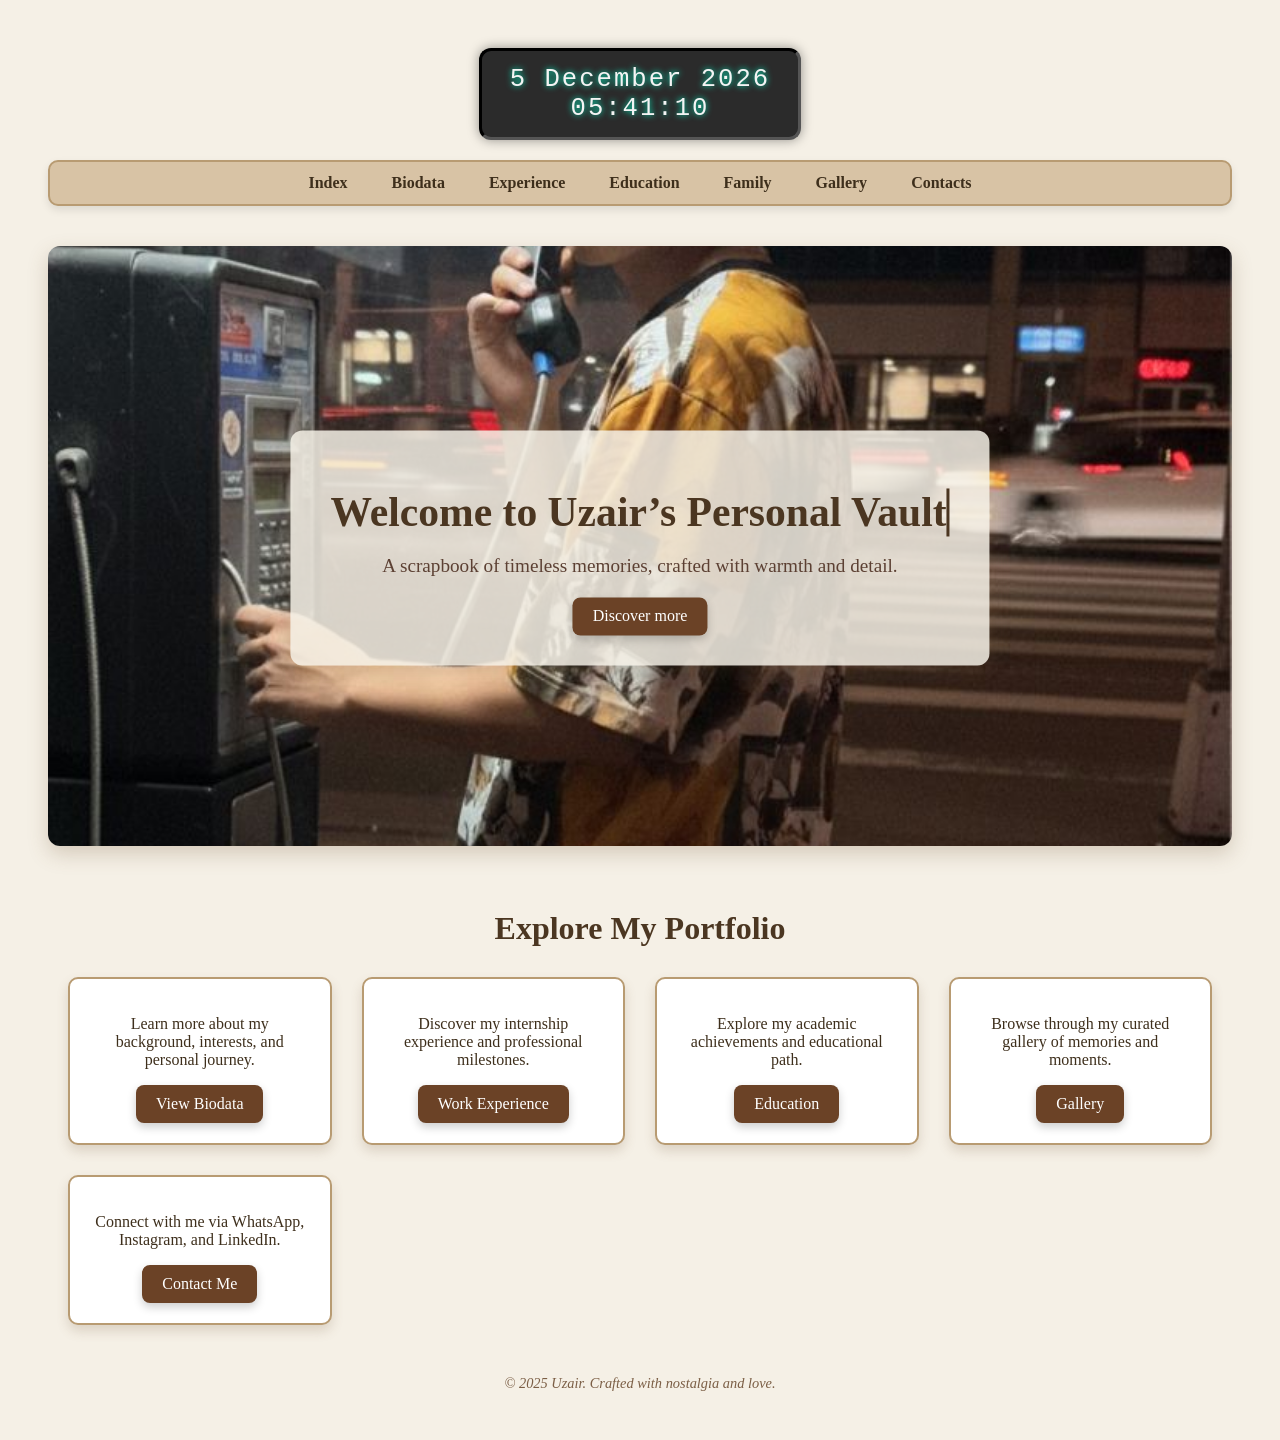
<file: index.html>
<!DOCTYPE html>
<html lang="en">
<head>
  <meta charset="UTF-8">
  <title>Index</title>
  <style>
    body{
      font-family: 'Georgia', serif;
      background-image: url('https://www.transparenttextures.com/patterns/old-map.png');
      background-color: #f5f0e6;
      color: #3e2f1c;
      padding: 40px;
    }
#clock-container {
  text-align: center;
  margin-bottom: 20px;
}

#clock {
  font-family: 'Courier New', monospace;
  font-size: 1.6em;
  color: #f4f4f4;
  background-color: #2b2b2b;
  border: 3px inset #555;
  padding: 14px 28px;
  border-radius: 12px;
  display: inline-block;
  box-shadow: 0 0 12px rgba(0,0,0,0.4);
  letter-spacing: 2px;
  text-shadow: 0 0 6px #00ffcc;
}

    .navbar {
      background-color: #d8c3a5;
      border: 2px solid #b89b72;
      padding: 12px;
      margin-bottom: 40px;
      border-radius: 10px;
      text-align: center;
      box-shadow: 0 4px 8px rgba(0,0,0,0.1);
    }

    .navbar a {
      color: #3e2f1c;
      text-decoration: none;
      margin: 0 20px;
      font-weight: bold;
      font-family: 'Palatino Linotype', serif;
    }

    .navbar a:hover { text-decoration: underline; }

    /* Hero banner inspired by Porsche */
    .hero-banner {
      position: relative;
      margin-bottom: 60px;
      text-align: center;
    }
    .hero-image {
      width: 100%;
      max-height: 600px;
      object-fit: cover;
      border-radius: 12px;
      box-shadow: 0 8px 20px rgba(120, 90, 60, 0.25);
    }
    .hero-overlay {
      position: absolute;
      top: 50%;
      left: 50%;
      transform: translate(-50%, -50%);
      background-color: rgba(245, 240, 230, 0.85);
      padding: 30px 40px;
      border-radius: 12px;
      box-shadow: 0 0 20px rgba(120, 90, 60, 0.3);
    }

  .hero-overlay h1 {
  font-family: 'Georgia';
  font-size: 2.6em;
  color: #4b3621;
  margin-bottom: 10px;
  overflow: hidden;
  white-space: nowrap;
  border-right: 3px solid #4b3621;
  animation: typing 4s steps(30, end), blink 0.7s step-end infinite;
    }

  @keyframes typing {
  from { width: 0 }
  to { width: 100% }
  }

  @keyframes blink {
  50% { border-color: transparent }
  }
    
    .hero-overlay p {
      font-family: 'Georgia', serif;
      font-size: 1.2em;
      color: #5c4033;
      margin-bottom: 20px;
    }
    .hero-button {
      display: inline-block;
      font-family: 'Palatino Linotype', serif;
      font-size: 1em;
      color: #fff;
      background-color: #6b4226;
      padding: 10px 20px;
      border-radius: 8px;
      text-decoration: none;
      box-shadow: 0 4px 10px rgba(0,0,0,0.2);
      transition: background-color 0.3s ease;
    }
    .hero-button:hover { background-color: #8c5a3c; }

    /* Animations */
    @keyframes glow {
      from { text-shadow: 0 0 5px rgba(255, 235, 200, 0.4); }
      to   { text-shadow: 0 0 15px rgba(255, 235, 200, 0.8); }
    }

.portfolio-section {
  margin-top: 60px;
  text-align: center;
}

.portfolio-section h2 {
  font-family: 'Palatino Linotype', serif;
  font-size: 2em;
  color: #4b3621;
  margin-bottom: 30px;
}

.portfolio-grid {
  display: grid;
  grid-template-columns: repeat(auto-fit, minmax(240px, 1fr));
  gap: 30px;
  padding: 0 20px;
}

.portfolio-card {
  background-color: #fff;
  border: 2px solid #b89b72;
  border-radius: 10px;
  padding: 20px;
  box-shadow: 0 6px 12px rgba(120, 90, 60, 0.2);
  font-family: 'Georgia', serif;
  color: #3e2f1c;
  transition: transform 0.3s ease, box-shadow 0.3s ease;
}

.portfolio-card:hover {
  transform: translateY(-4px);
  box-shadow: 0 10px 20px rgba(120, 90, 60, 0.3);
}

.portfolio-card p {
  font-size: 1em;
  margin-bottom: 16px;
}

.portfolio-button {
  display: inline-block;
  font-family: 'Palatino Linotype', serif;
  font-size: 1em;
  color: #fff;
  background-color: #6b4226;
  padding: 10px 20px;
  border-radius: 8px;
  text-decoration: none;
  box-shadow: 0 4px 10px rgba(0,0,0,0.2);
  transition: background-color 0.3s ease;
}

.portfolio-button:hover {
  background-color: #8c5a3c;
}
    /* Footer */
    .footer {
      text-align: center;
      font-size: 0.9em;
      color: #7b5e45;
      margin-top: 50px;
      font-style: italic;
    }
  </style>
</head>
<body>

<!-- Clock -->
<div id="clock-container"><div id="clock"></div></div>

<!-- Navbar -->
<div class="navbar">
  <a href="index.html">Index</a>
  <a href="biodata.html">Biodata</a>
  <a href="experience.html">Experience</a>
  <a href="education.html">Education</a>
  <a href="family.html">Family</a>
  <a href="gallery.html">Gallery</a>
  <a href="contacts.html">Contacts</a>
</div>

<!-- Hero Section -->
<div class="hero-banner">
  <img src="potrait.jpg" alt="Vintage Welcome" class="hero-image">
  <div class="hero-overlay">
    <h1>Welcome to Uzair’s Personal Vault</h1>
    <p>A scrapbook of timeless memories, crafted with warmth and detail.</p>
    <a href="biodata.html" class="hero-button">Discover more</a>
  </div>
</div>

<div class="portfolio-section">
  <h2>Explore My Portfolio</h2>
  <div class="portfolio-grid">
    <div class="portfolio-card">
      <p>Learn more about my background, interests, and personal journey.</p>
      <a href="biodata.html" class="portfolio-button">View Biodata</a>
    </div>
    <div class="portfolio-card">
      <p>Discover my internship experience and professional milestones.</p>
      <a href="experience.html" class="portfolio-button">Work Experience</a>
    </div>
    <div class="portfolio-card">
      <p>Explore my academic achievements and educational path.</p>
      <a href="education.html" class="portfolio-button">Education</a>
    </div>
    <div class="portfolio-card">
      <p>Browse through my curated gallery of memories and moments.</p>
      <a href="gallery.html" class="portfolio-button">Gallery</a>
    </div>
    <div class="portfolio-card">
      <p>Connect with me via WhatsApp, Instagram, and LinkedIn.</p>
      <a href="contacts.html" class="portfolio-button">Contact Me</a>
    </div>
  </div>
</div>

<div class="footer">&copy; 2025 Uzair. Crafted with nostalgia and love.</div>

<!-- Clock Script -->
<script>
function updateClock() {
  const options = {
    timeZone: 'Asia/Kuala_Lumpur',
    hour: '2-digit',
    minute: '2-digit',
    second: '2-digit',
    year: 'numeric',
    month: 'long',
    day: 'numeric'
  };
  const now = new Date();
  const formatter = new Intl.DateTimeFormat('en-GB', options);
  const parts = formatter.formatToParts(now);

  let dateStr = '';
  let timeStr = '';
  parts.forEach(part => {
    if (['year', 'month', 'day'].includes(part.type)) {
      dateStr += part.value + ' ';
    }
    if (['hour', 'minute', 'second'].includes(part.type)) {
      timeStr += part.value + (part.type !== 'second' ? ':' : '');
    }
  });

  document.getElementById('clock').innerHTML =
    `${dateStr.trim()}<br>${timeStr}`;
}
setInterval(updateClock, 1000);
updateClock();
</script>

</body>
</html>
</file>
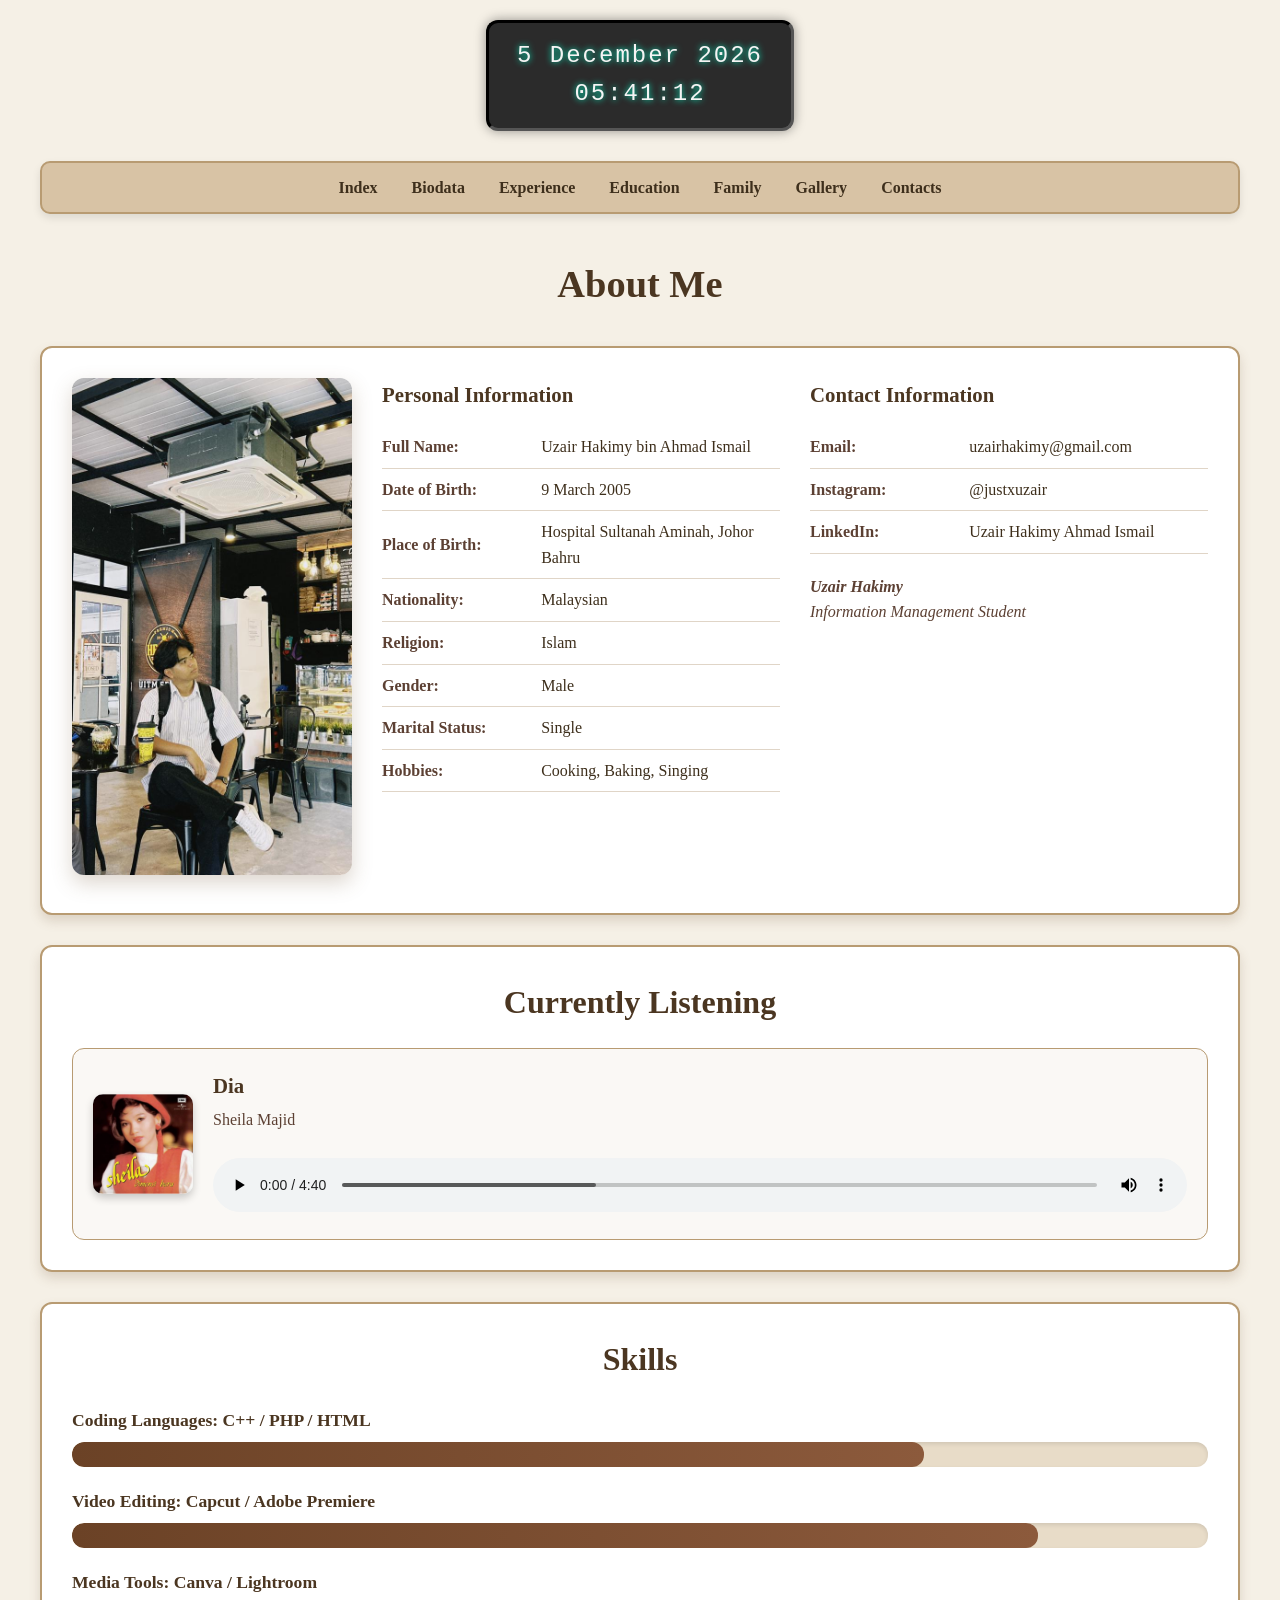
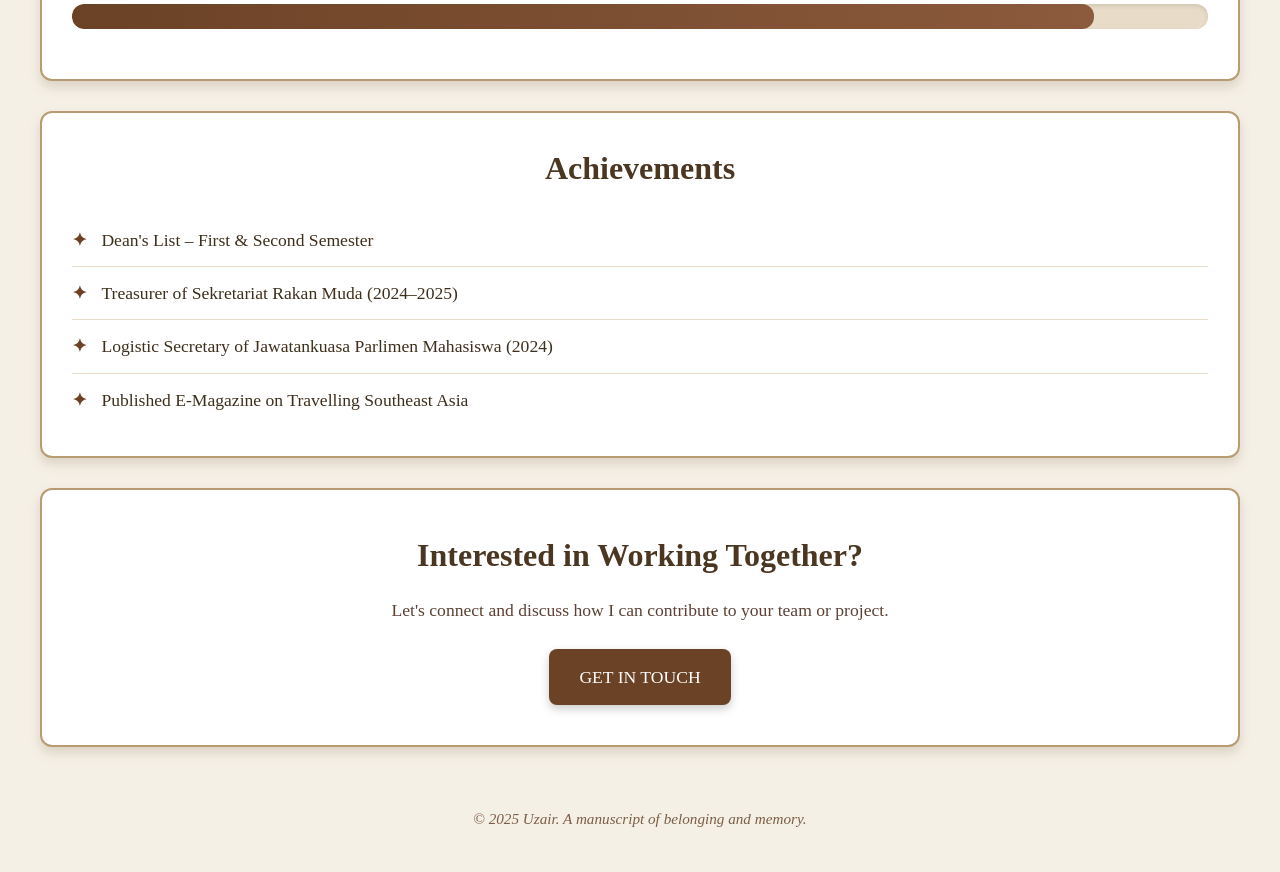
<file: biodata.html>
<!DOCTYPE html>
<html lang="en">
<head>
  <meta charset="UTF-8">
  <meta name="viewport" content="width=device-width, initial-scale=1.0">
  <title>Biodata</title>
  <style>
    /* ===== GLOBAL STYLES ===== */
    * {
      margin: 0;
      padding: 0;
      box-sizing: border-box;
    }

    body {
      font-family: 'Georgia', serif;
      background-image: url('https://www.transparenttextures.com/patterns/old-map.png');
      background-color: #f5f0e6;
      color: #3e2f1c;
      padding: 20px;
      line-height: 1.6;
    }

    /* ===== CLOCK SECTION ===== */
    #clock-container {
      text-align: center;
      margin-bottom: 30px;
    }

    #clock {
      font-family: 'Courier New', monospace;
      font-size: 1.5em;
      color: #f4f4f4;
      background-color: #2b2b2b;
      border: 3px inset #555;
      padding: 14px 28px;
      border-radius: 12px;
      display: inline-block;
      box-shadow: 0 0 12px rgba(0,0,0,0.4);
      letter-spacing: 2px;
      text-shadow: 0 0 6px #00ffcc;
    }

    /* ===== NAVIGATION ===== */
    .navbar {
      background-color: #d8c3a5;
      border: 2px solid #b89b72;
      padding: 12px;
      margin-bottom: 40px;
      border-radius: 10px;
      text-align: center;
      box-shadow: 0 4px 8px rgba(0,0,0,0.1);
    }

    .navbar a {
      color: #3e2f1c;
      text-decoration: none;
      margin: 0 15px;
      font-weight: bold;
      font-family: 'Palatino Linotype', serif;
      transition: color 0.3s ease;
      display: inline-block;
    }

    .navbar a:hover {
      color: #6b4226;
      text-decoration: underline;
    }

    /* ===== MAIN CONTAINER ===== */
    .container {
      max-width: 1200px;
      margin: 0 auto;
    }

    /* ===== HEADINGS ===== */
    .page-heading {
      font-family: 'Palatino Linotype', serif;
      font-size: 2.4em;
      color: #4b3621;
      text-align: center;
      margin-bottom: 30px;
    }

    .section-heading {
      font-family: 'Palatino Linotype', serif;
      font-size: 2em;
      color: #4b3621;
      text-align: center;
      margin-bottom: 20px;
    }

    /* ===== PROFILE SECTION ===== */
    .profile-section {
      background-color: #fff;
      border: 2px solid #b89b72;
      border-radius: 12px;
      padding: 30px;
      margin-bottom: 30px;
      box-shadow: 0 6px 12px rgba(120, 90, 60, 0.2);
    }

    .profile-content {
      display: flex;
      flex-wrap: wrap;
      gap: 30px;
      align-items: flex-start;
    }

    .profile-photo {
      flex-shrink: 0;
    }

    .profile-photo img {
      width: 280px;
      height: auto;
      border-radius: 12px;
      box-shadow: 0 8px 20px rgba(120, 90, 60, 0.25);
    }

    .profile-info {
      flex: 1;
      min-width: 300px;
    }

    .info-grid {
      display: grid;
      grid-template-columns: repeat(auto-fit, minmax(280px, 1fr));
      gap: 30px;
    }

    .info-block h3 {
      font-family: 'Palatino Linotype', serif;
      font-size: 1.3em;
      color: #4b3621;
      margin-bottom: 15px;
    }

    .biodata-table {
      width: 100%;
      border-collapse: collapse;
    }

    .biodata-table tr {
      border-bottom: 1px solid #e0d5c7;
    }

    .biodata-table td {
      padding: 8px 0;
      font-size: 1em;
    }

    .biodata-table td:first-child {
      font-weight: bold;
      width: 40%;
      color: #5c4033;
    }

    /* ===== MUSIC PLAYER ===== */
    .music-section {
      background-color: #fff;
      border: 2px solid #b89b72;
      border-radius: 12px;
      padding: 30px;
      margin-bottom: 30px;
      box-shadow: 0 6px 12px rgba(120, 90, 60, 0.2);
    }

    .music-player {
      display: flex;
      align-items: center;
      gap: 20px;
      background-color: #faf8f5;
      border: 1px solid #b89b72;
      border-radius: 12px;
      padding: 20px;
    }

    .music-player img {
      width: 100px;
      height: 100px;
      border-radius: 10px;
      object-fit: cover;
      box-shadow: 0 4px 8px rgba(0,0,0,0.2);
    }

    .music-details {
      flex: 1;
    }

    .song-title {
      font-family: 'Palatino Linotype', serif;
      font-size: 1.3em;
      color: #4b3621;
      margin-bottom: 5px;
      font-weight: bold;
    }

    .artist-name {
      font-family: 'Georgia', serif;
      font-size: 1em;
      color: #5c4033;
      margin-bottom: 15px;
    }

    audio {
      width: 100%;
      margin-top: 10px;
    }

    /* ===== SKILLS SECTION ===== */
    .skills-section {
      background-color: #fff;
      border: 2px solid #b89b72;
      border-radius: 12px;
      padding: 30px;
      margin-bottom: 30px;
      box-shadow: 0 6px 12px rgba(120, 90, 60, 0.2);
    }

    .skill {
      margin-bottom: 20px;
    }

    .skill span {
      display: block;
      font-weight: bold;
      color: #4b3621;
      margin-bottom: 8px;
      font-size: 1.1em;
    }

    .skill-bar {
      width: 100%;
      height: 25px;
      background-color: #e8dcc8;
      border-radius: 12px;
      overflow: hidden;
      box-shadow: inset 0 2px 4px rgba(0,0,0,0.1);
    }

    .skill-fill {
      height: 100%;
      background: linear-gradient(90deg, #6b4226, #8c5a3c);
      border-radius: 12px;
      transition: width 1s ease;
    }

    .skill-fill.html { width: 75%; }
    .skill-fill.video { width: 85%; }
    .skill-fill.media { width: 90%; }

    /* ===== ACHIEVEMENTS SECTION ===== */
    .achievements-section {
      background-color: #fff;
      border: 2px solid #b89b72;
      border-radius: 12px;
      padding: 30px;
      margin-bottom: 30px;
      box-shadow: 0 6px 12px rgba(120, 90, 60, 0.2);
    }

    .achievement-list {
      list-style: none;
      padding-left: 0;
    }

    .achievement-list li {
      font-family: 'Georgia', serif;
      font-size: 1.1em;
      color: #3e2f1c;
      padding: 12px 0;
      border-bottom: 1px solid #e8dcc8;
    }

    .achievement-list li:last-child {
      border-bottom: none;
    }

    .achievement-list li::before {
      content: "✦ ";
      color: #6b4226;
      font-weight: bold;
      margin-right: 10px;
    }

    /* ===== CALL TO ACTION ===== */
    .cta-section {
      background-color: #fff;
      border: 2px solid #b89b72;
      border-radius: 12px;
      padding: 40px;
      text-align: center;
      box-shadow: 0 6px 12px rgba(120, 90, 60, 0.2);
      margin-bottom: 30px;
    }

    .cta-section h2 {
      font-family: 'Palatino Linotype', serif;
      font-size: 2em;
      color: #4b3621;
      margin-bottom: 15px;
    }

    .cta-section p {
      font-size: 1.1em;
      color: #5c4033;
      margin-bottom: 25px;
    }

    .cta-button {
      display: inline-block;
      font-family: 'Palatino Linotype', serif;
      font-size: 1.1em;
      color: #fff;
      background-color: #6b4226;
      padding: 14px 30px;
      border-radius: 8px;
      text-decoration: none;
      box-shadow: 0 4px 10px rgba(0,0,0,0.2);
      transition: all 0.3s ease;
    }

    .cta-button:hover {
      background-color: #8c5a3c;
      transform: translateY(-2px);
      box-shadow: 0 6px 15px rgba(0,0,0,0.3);
    }

    /* ===== FOOTER ===== */
    .footer {
      text-align: center;
      font-size: 0.95em;
      color: #7b5e45;
      margin-top: 40px;
      font-style: italic;
      padding: 20px 0;
    }

    /* ===== RESPONSIVE DESIGN ===== */
    @media (max-width: 768px) {
      body {
        padding: 15px;
      }

      #clock {
        font-size: 1.2em;
        padding: 10px 20px;
      }

      .navbar a {
        margin: 5px 10px;
        font-size: 0.9em;
      }

      .page-heading {
        font-size: 1.8em;
      }

      .section-heading {
        font-size: 1.5em;
      }

      .profile-photo img {
        width: 100%;
        max-width: 280px;
      }

      .music-player {
        flex-direction: column;
        text-align: center;
      }

      .music-player img {
        width: 150px;
        height: 150px;
      }
    }
  </style>
</head>
<body>
  <div class="container">
    <!-- Clock -->
    <div id="clock-container">
      <div id="clock"></div>
    </div>

    <!-- Navigation -->
    <nav class="navbar">
      <a href="index.html">Index</a>
      <a href="biodata.html">Biodata</a>
      <a href="experience.html">Experience</a>
      <a href="education.html">Education</a>
      <a href="family.html">Family</a>
      <a href="gallery.html">Gallery</a>
      <a href="contacts.html">Contacts</a>
    </nav>

    <!-- Page Heading -->
    <h1 class="page-heading">About Me</h1>

    <!-- Profile Section -->
    <section class="profile-section">
      <div class="profile-content">
        <div class="profile-photo">
          <img src="Uzair2.jpg" alt="Uzair Hakimy">
        </div>
        
        <div class="profile-info">
          <div class="info-grid">
            <!-- Personal Information -->
            <div class="info-block">
              <h3>Personal Information</h3>
              <table class="biodata-table">
                <tr>
                  <td>Full Name:</td>
                  <td>Uzair Hakimy bin Ahmad Ismail</td>
                </tr>
                <tr>
                  <td>Date of Birth:</td>
                  <td>9 March 2005</td>
                </tr>
                <tr>
                  <td>Place of Birth:</td>
                  <td>Hospital Sultanah Aminah, Johor Bahru</td>
                </tr>
                <tr>
                  <td>Nationality:</td>
                  <td>Malaysian</td>
                </tr>
                <tr>
                  <td>Religion:</td>
                  <td>Islam</td>
                </tr>
                <tr>
                  <td>Gender:</td>
                  <td>Male</td>
                </tr>
                <tr>
                  <td>Marital Status:</td>
                  <td>Single</td>
                </tr>
                <tr>
                  <td>Hobbies:</td>
                  <td>Cooking, Baking, Singing</td>
                </tr>
              </table>
            </div>

            <!-- Contact Information -->
            <div class="info-block">
              <h3>Contact Information</h3>
              <table class="biodata-table">
                <tr>
                  <td>Email:</td>
                  <td>uzairhakimy@gmail.com</td>
                </tr>
                <tr>
                  <td>Instagram:</td>
                  <td>@justxuzair</td>
                </tr>
                <tr>
                  <td>LinkedIn:</td>
                  <td>Uzair Hakimy Ahmad Ismail</td>
                </tr>
              </table>
              
              <p style="margin-top: 20px; font-style: italic; color: #5c4033;">
                <strong>Uzair Hakimy</strong><br>
                Information Management Student
              </p>
            </div>
          </div>
        </div>
      </div>
    </section>

    <!-- Music Player Section -->
    <section class="music-section">
      <h2 class="section-heading">Currently Listening</h2>
      <div class="music-player">
        <img src="dimensibaru.jpg" alt="Dimensi Baru Album Art">
        <div class="music-details">
          <div class="song-title">Dia</div>
          <div class="artist-name">Sheila Majid</div>
          <audio controls>
            <source src="dia.mp3.mp3" type="audio/mpeg">
            Your browser does not support the audio element.
          </audio>
        </div>
      </div>
    </section>

    <!-- Skills Section -->
    <section class="skills-section">
      <h2 class="section-heading">Skills</h2>
      <div class="skill">
        <span>Coding Languages: C++ / PHP / HTML</span>
        <div class="skill-bar">
          <div class="skill-fill html"></div>
        </div>
      </div>
      <div class="skill">
        <span>Video Editing: Capcut / Adobe Premiere</span>
        <div class="skill-bar">
          <div class="skill-fill video"></div>
        </div>
      </div>
      <div class="skill">
        <span>Media Tools: Canva / Lightroom</span>
        <div class="skill-bar">
          <div class="skill-fill media"></div>
        </div>
      </div>
    </section>

    <!-- Achievements Section -->
    <section class="achievements-section">
      <h2 class="section-heading">Achievements</h2>
      <ul class="achievement-list">
        <li>Dean's List – First & Second Semester</li>
        <li>Treasurer of Sekretariat Rakan Muda (2024–2025)</li>
        <li>Logistic Secretary of Jawatankuasa Parlimen Mahasiswa (2024)</li>
        <li>Published E-Magazine on Travelling Southeast Asia</li>
      </ul>
    </section>

    <!-- Call to Action -->
    <section class="cta-section">
      <h2>Interested in Working Together?</h2>
      <p>Let's connect and discuss how I can contribute to your team or project.</p>
      <a href="contacts.html" class="cta-button">GET IN TOUCH</a>
    </section>

    <!-- Footer -->
    <footer class="footer">
      &copy; 2025 Uzair. A manuscript of belonging and memory.
    </footer>
  </div>

  <!-- Clock Script -->
  <script>
    function updateClock() {
      const options = {
        timeZone: 'Asia/Kuala_Lumpur',
        hour: '2-digit',
        minute: '2-digit',
        second: '2-digit',
        year: 'numeric',
        month: 'long',
        day: 'numeric'
      };
      
      const now = new Date();
      const formatter = new Intl.DateTimeFormat('en-GB', options);
      const parts = formatter.formatToParts(now);

      let dateStr = '';
      let timeStr = '';
      
      parts.forEach(part => {
        if (['year', 'month', 'day'].includes(part.type)) {
          dateStr += part.value + ' ';
        }
        if (['hour', 'minute', 'second'].includes(part.type)) {
          timeStr += part.value + (part.type !== 'second' ? ':' : '');
        }
      });

      document.getElementById('clock').innerHTML = `${dateStr.trim()}<br>${timeStr}`;
    }
    
    setInterval(updateClock, 1000);
    updateClock();
  </script>
</body>
</html>
</file>
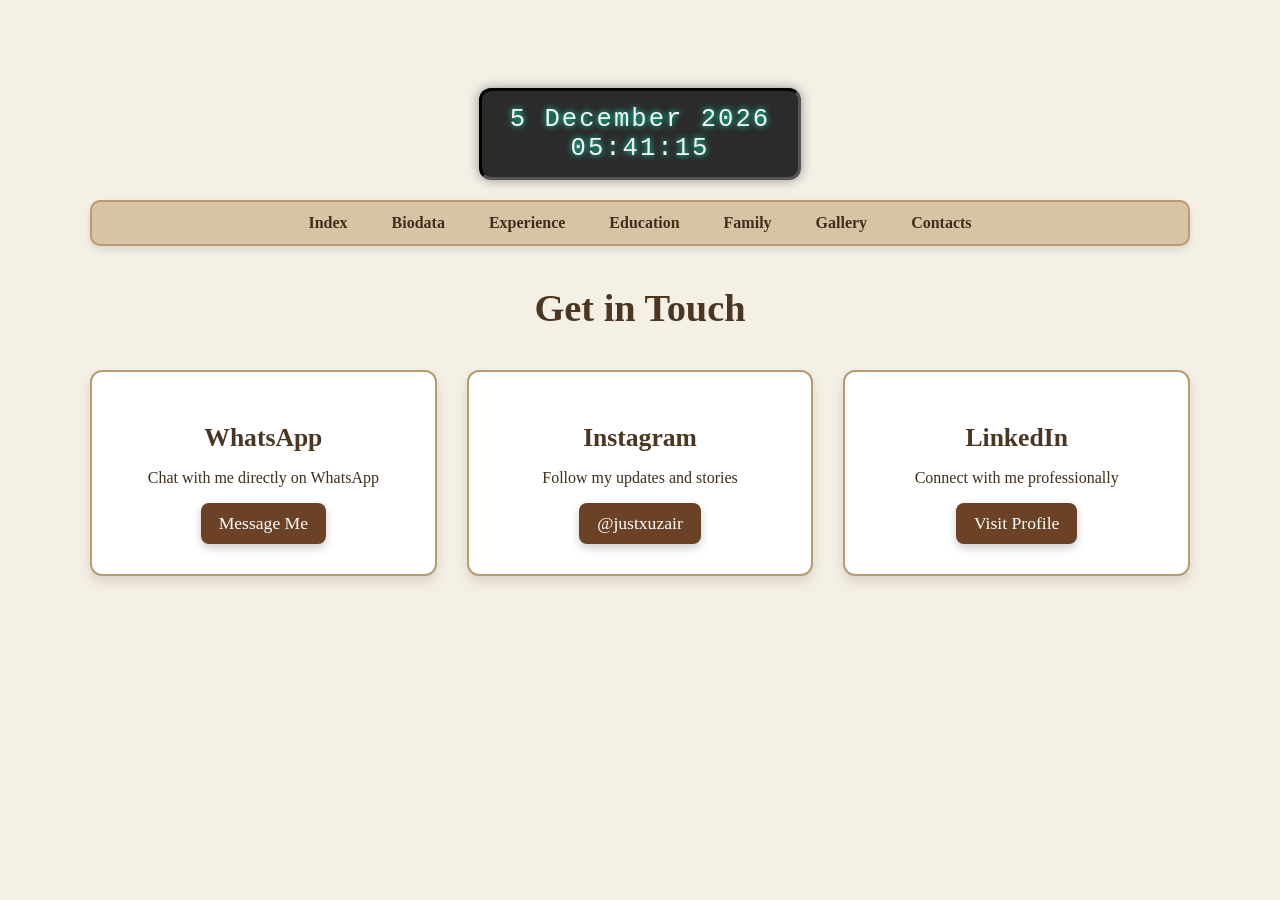
<file: contacts.html>
<!DOCTYPE html>
<html lang="en">
<head>
  <meta charset="UTF-8" />
  <meta name="viewport" content="width=device-width, initial-scale=1.0"/>
  <title>Contacts</title>
  <style>
    :root {
      --parchment: #f5f0e6;
      --paper: #ffffff;
      --ink-dark: #3e2f1c;
      --ink-heading: #4b3621;
      --accent: #b89b72;
      --shadow: rgba(120, 90, 60, 0.2);
      --primary: #6b4226;
    }

    body {

    font-family: 'Georgia', serif;
      background-image: url('https://www.transparenttextures.com/patterns/old-map.png');
      background-color: #f5f0e6;
      color: #3e2f1c;
      padding: 40px;
    }

#clock-container {
  text-align: center;
  margin-bottom: 20px;
}

#clock {
  font-family: 'Courier New', monospace;
  font-size: 1.6em;
  color: #f4f4f4;
  background-color: #2b2b2b;
  border: 3px inset #555;
  padding: 14px 28px;
  border-radius: 12px;
  display: inline-block;
  box-shadow: 0 0 12px rgba(0,0,0,0.4);
  letter-spacing: 2px;
  text-shadow: 0 0 6px #00ffcc;
}

    .navbar {
      background-color: #d8c3a5;
      border: 2px solid #b89b72;
      padding: 12px;
      margin-bottom: 40px;
      border-radius: 10px;
      text-align: center;
      box-shadow: 0 4px 8px rgba(0,0,0,0.1);
    }

    .navbar a {
      color: #3e2f1c;
      text-decoration: none;
      margin: 0 20px;
      font-weight: bold;
      font-family: 'Palatino Linotype', serif;
    }

    .navbar a:hover { text-decoration: underline; }


    .container {
      max-width: 1100px;
      margin: 0 auto;
      padding: 40px 20px;
    }

    .page-title {
      font-family: 'Palatino Linotype', serif;
      font-size: 2.4em;
      color: var(--ink-heading);
      text-align: center;
      margin-bottom: 40px;
    }

    .contact-grid {
      display: flex;
      gap: 30px;
      flex-wrap: wrap;
      justify-content: center;
    }

    .contact-box {
      flex: 1;
      min-width: 280px;
      max-width: 320px;
      background-color: var(--paper);
      border: 2px solid var(--accent);
      border-radius: 12px;
      padding: 30px;
      box-shadow: 0 6px 12px var(--shadow);
      text-align: center;
      transition: transform 0.25s ease, box-shadow 0.25s ease;
    }

    .contact-box:hover {
      transform: translateY(-6px);
      box-shadow: 0 10px 18px rgba(120, 90, 60, 0.3);
    }

    .contact-heading {
      font-family: 'Palatino Linotype', serif;
      font-size: 1.6em;
      color: var(--ink-heading);
      margin-bottom: 16px;
    }

    .contact-link {
      display: inline-block;
      font-family: 'Palatino Linotype', serif;
      font-size: 1.1em;
      color: #fff;
      background-color: var(--primary);
      padding: 10px 18px;
      border-radius: 8px;
      text-decoration: none;
      box-shadow: 0 4px 10px rgba(0,0,0,0.2);
      transition: background-color 0.25s ease;
    }

    .contact-link:hover {
      background-color: #8c5a3c;
    }
  </style>
</head>
<body>
  <div class="container">

    <!-- Clock -->
    <div id="clock-container"><div id="clock"></div></div>

    <!-- Navbar -->
    <div class="navbar">
        <a href="index.html">Index</a>
        <a href="biodata.html">Biodata</a>
        <a href="experience.html">Experience</a>
        <a href="education.html">Education</a>
        <a href="family.html">Family</a>
        <a href="gallery.html">Gallery</a>
        <a href="contacts.html">Contacts</a>
    </div>

    <h1 class="page-title">Get in Touch</h1>

    <div class="contact-grid">
      <!-- WhatsApp -->
      <div class="contact-box">
        <h2 class="contact-heading">WhatsApp</h2>
        <p>Chat with me directly on WhatsApp</p>
        <a class="contact-link" href="https://wa.me/60147364113" target="_blank">Message Me</a>
      </div>

      <!-- Instagram -->
      <div class="contact-box">
        <h2 class="contact-heading">Instagram</h2>
        <p>Follow my updates and stories</p>
        <a class="contact-link" href="https://instagram.com/justxuzair" target="_blank">@justxuzair</a>
      </div>

      <!-- LinkedIn -->
      <div class="contact-box">
        <h2 class="contact-heading">LinkedIn</h2>
        <p>Connect with me professionally</p>
        <a class="contact-link" href="https://linkedin.com/in/uzair-hakimy-ahmad-ismail" target="_blank">Visit Profile</a>

        <!-- Clock Script -->
<script>
function updateClock() {
  const options = {
    timeZone: 'Asia/Kuala_Lumpur',
    hour: '2-digit',
    minute: '2-digit',
    second: '2-digit',
    year: 'numeric',
    month: 'long',
    day: 'numeric'
  };
  const now = new Date();
  const formatter = new Intl.DateTimeFormat('en-GB', options);
  const parts = formatter.formatToParts(now);

  let dateStr = '';
  let timeStr = '';
  parts.forEach(part => {
    if (['year', 'month', 'day'].includes(part.type)) {
      dateStr += part.value + ' ';
    }
    if (['hour', 'minute', 'second'].includes(part.type)) {
      timeStr += part.value + (part.type !== 'second' ? ':' : '');
    }
  });

  document.getElementById('clock').innerHTML =
    `${dateStr.trim()}<br>${timeStr}`;
}
setInterval(updateClock, 1000);
updateClock();
</script>

      </div>
    </div>
  </div>
</body>
</html>
</file>
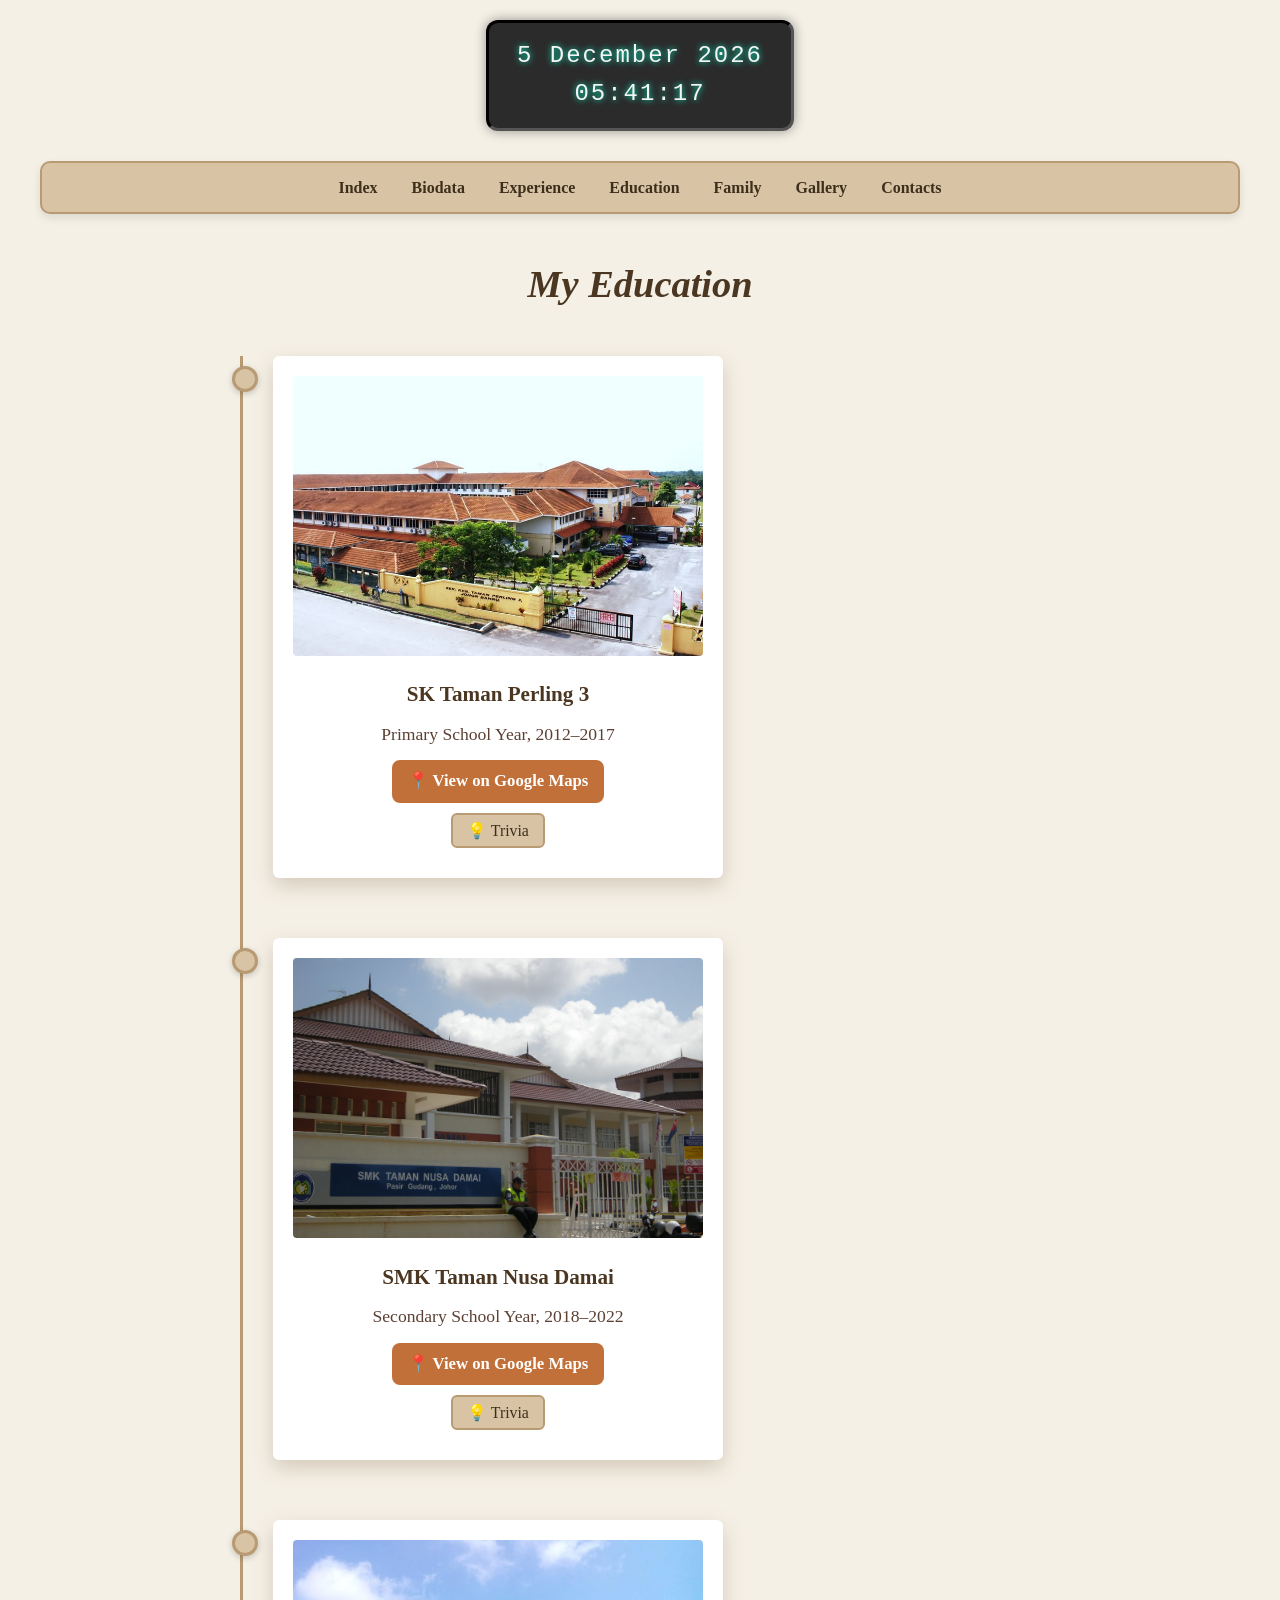
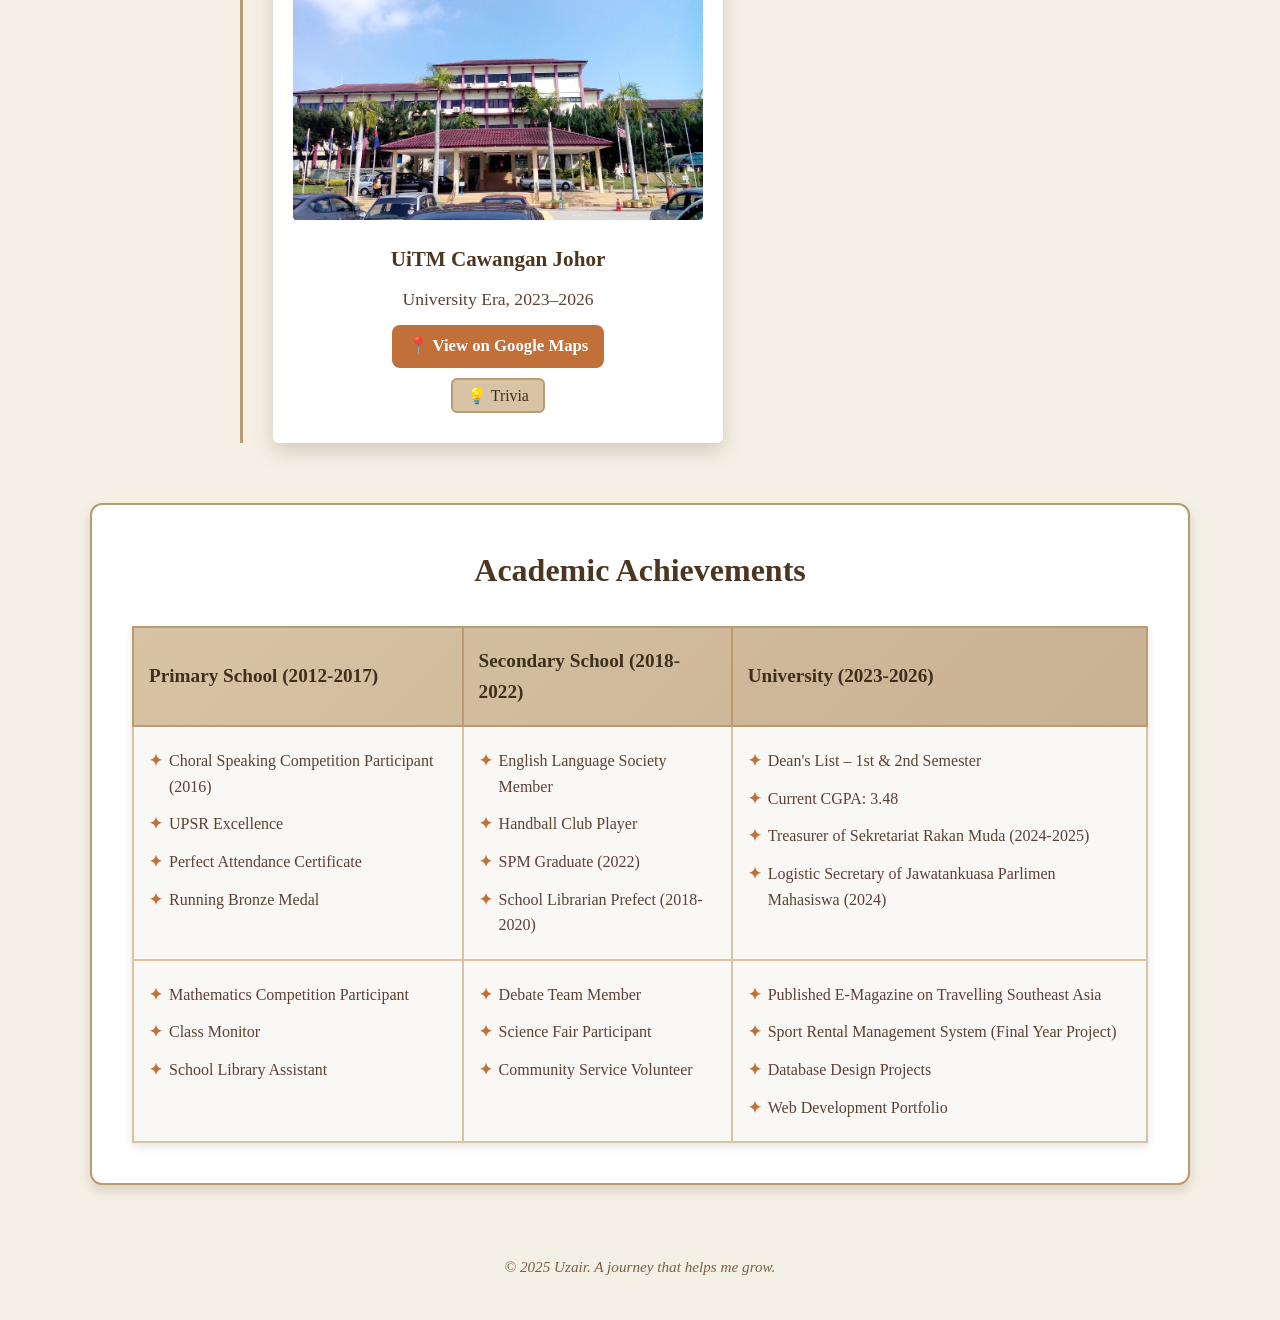
<file: education.html>
<!DOCTYPE html>
<html lang="en">
<head>
  <meta charset="UTF-8">
  <meta name="viewport" content="width=device-width, initial-scale=1.0">
  <title>Education</title>
  <style>
    /* ===== GLOBAL STYLES ===== */
    * {
      margin: 0;
      padding: 0;
      box-sizing: border-box;
    }

    body {
      font-family: 'Georgia', serif;
      background-image: url('https://www.transparenttextures.com/patterns/old-map.png');
      background-color: #f5f0e6;
      color: #3e2f1c;
      padding: 20px;
      line-height: 1.6;
    }

    .container {
      max-width: 1200px;
      margin: 0 auto;
    }

    /* ===== CLOCK SECTION ===== */
    #clock-container {
      text-align: center;
      margin-bottom: 30px;
    }

    #clock {
      font-family: 'Courier New', monospace;
      font-size: 1.5em;
      color: #f4f4f4;
      background-color: #2b2b2b;
      border: 3px inset #555;
      padding: 14px 28px;
      border-radius: 12px;
      display: inline-block;
      box-shadow: 0 0 12px rgba(0,0,0,0.4);
      letter-spacing: 2px;
      text-shadow: 0 0 6px #00ffcc;
    }

    /* ===== NAVIGATION ===== */
    .navbar {
      background-color: #d8c3a5;
      border: 2px solid #b89b72;
      padding: 12px;
      margin-bottom: 40px;
      border-radius: 10px;
      text-align: center;
      box-shadow: 0 4px 8px rgba(0,0,0,0.1);
    }

    .navbar a {
      color: #3e2f1c;
      text-decoration: none;
      margin: 0 15px;
      font-weight: bold;
      font-family: 'Palatino Linotype', serif;
      transition: color 0.3s ease;
      display: inline-block;
    }

    .navbar a:hover {
      color: #6b4226;
      text-decoration: underline;
    }

    /* ===== PAGE HEADING ===== */
    .page-heading {
      font-family: 'Palatino Linotype', serif;
      font-style: italic;
      font-size: 2.4em;
      color: #4b3621;
      text-align: center;
      margin-bottom: 40px;
    }

    /* ===== TIMELINE SECTION ===== */
    .timeline {
      position: relative;
      margin: 0 auto 60px;
      max-width: 800px;
      padding-left: 30px;
      border-left: 3px solid #b89b72;
    }

    .timeline-entry {
      position: relative;
      margin-bottom: 60px;
      opacity: 0;
      transform: translateY(40px);
      transition: opacity 1.2s ease-out, transform 1.2s ease-out;
    }

    .timeline-entry.visible {
      opacity: 1;
      transform: translateY(0);
    }

    .timeline-entry::before {
      content: '';
      position: absolute;
      left: -41px;
      top: 10px;
      width: 20px;
      height: 20px;
      background-color: #d8c3a5;
      border: 3px solid #b89b72;
      border-radius: 50%;
      box-shadow: 0 2px 6px rgba(0,0,0,0.2);
    }

    /* ===== POLAROID CARD ===== */
    .polaroid {
      background-color: #fff;
      border: 10px solid #fff;
      border-radius: 6px;
      box-shadow: 0 8px 20px rgba(120, 90, 60, 0.25);
      padding: 10px;
      text-align: center;
      width: 100%;
      max-width: 450px;
      transition: transform 0.3s ease, box-shadow 0.3s ease;
    }

    .polaroid:hover {
      transform: translateY(-5px);
      box-shadow: 0 12px 30px rgba(120, 90, 60, 0.35);
    }

    .polaroid img {
      width: 100%;
      height: 280px;
      object-fit: cover;
      border-radius: 4px;
      margin-bottom: 15px;
    }

    .caption {
      font-family: 'Georgia', serif;
      font-size: 1.1em;
      color: #5c4033;
      margin-bottom: 10px;
    }

    .caption-title {
      font-weight: bold;
      color: #4b3621;
      display: block;
      margin-bottom: 8px;
      font-size: 1.2em;
      animation: glow 2s ease-in-out infinite alternate;
    }

    .school-link {
      color: #5c4033;
      text-decoration: none;
      transition: color 0.3s ease;
    }

    .school-link:hover {
      color: #3e2f1c;
      text-decoration: underline;
    }

    .map-link {
      display: inline-block;
      margin-top: 12px;
      padding: 8px 16px;
      background-color: #c27039;
      color: #fff;
      text-decoration: none;
      border-radius: 8px;
      font-weight: 600;
      font-size: 0.95em;
      transition: all 0.3s ease;
    }

    .map-link:hover {
      background-color: #d88a55;
      transform: translateY(-2px);
      box-shadow: 0 4px 8px rgba(0,0,0,0.2);
    }

    /* ===== TRIVIA BUTTON ===== */
    .trivia-button {
      display: inline-block;
      margin-top: 10px;
      font-size: 0.9em;
      background-color: #d8c3a5;
      border: 2px solid #b89b72;
      padding: 6px 14px;
      border-radius: 6px;
      cursor: pointer;
      font-family: 'Georgia', serif;
      color: #3e2f1c;
      transition: all 0.3s ease;
    }

    .trivia-button:hover {
      background-color: #b89b72;
      color: #fff;
    }

    .trivia-box {
      display: none;
      background-color: #fff8e1;
      border: 2px solid #b89b72;
      padding: 15px;
      margin-top: 15px;
      border-radius: 8px;
      box-shadow: 0 4px 12px rgba(0,0,0,0.1);
      font-size: 0.95em;
      font-family: 'Georgia', serif;
      color: #4b3621;
      animation: fadeIn 0.6s ease-out;
      text-align: left;
    }

    /* ===== ACHIEVEMENTS SECTION WITH TABLE ===== */
    .achievements-section {
      max-width: 1100px;
      margin: 60px auto 40px;
      background-color: #fff;
      border: 2px solid #b89b72;
      border-radius: 12px;
      padding: 40px;
      box-shadow: 0 6px 12px rgba(120, 90, 60, 0.2);
    }

    .section-heading {
      font-family: 'Palatino Linotype', serif;
      font-size: 2em;
      color: #4b3621;
      text-align: center;
      margin-bottom: 30px;
    }

    /* ===== TABLE STYLES ===== */
    .achievements-table {
      width: 100%;
      border-collapse: collapse;
      margin-top: 20px;
      box-shadow: 0 4px 8px rgba(120, 90, 60, 0.15);
    }

    .achievements-table thead {
      background: linear-gradient(135deg, #d8c3a5 0%, #c9b193 100%);
    }

    .achievements-table th {
      font-family: 'Palatino Linotype', serif;
      font-size: 1.2em;
      color: #3e2f1c;
      padding: 18px 15px;
      text-align: left;
      border: 2px solid #b89b72;
      font-weight: bold;
    }

    .achievements-table td {
      font-family: 'Georgia', serif;
      font-size: 1em;
      color: #5c4033;
      padding: 15px;
      border: 2px solid #d8c3a5;
      vertical-align: top;
      background-color: #faf8f5;
    }

    .achievements-table tbody tr:hover {
      background-color: #fff8e1;
      transition: background-color 0.3s ease;
    }

    .achievements-table ul {
      list-style: none;
      padding-left: 0;
      margin: 0;
    }

    .achievements-table ul li {
      padding: 6px 0;
      position: relative;
      padding-left: 20px;
      line-height: 1.6;
    }

    .achievements-table ul li::before {
      content: "✦";
      position: absolute;
      left: 0;
      color: #c27039;
      font-weight: bold;
    }

    /* ===== ANIMATIONS ===== */
    @keyframes glow {
      from { text-shadow: 0 0 5px rgba(255, 235, 200, 0.4); }
      to { text-shadow: 0 0 15px rgba(255, 235, 200, 0.8); }
    }

    @keyframes fadeIn {
      from {
        opacity: 0;
        transform: translateY(10px);
      }
      to {
        opacity: 1;
        transform: translateY(0);
      }
    }

    /* ===== FOOTER ===== */
    .footer {
      text-align: center;
      font-size: 0.95em;
      color: #7b5e45;
      margin-top: 50px;
      font-style: italic;
      padding: 20px 0;
    }

    /* ===== RESPONSIVE DESIGN ===== */
    @media (max-width: 768px) {
      body {
        padding: 15px;
      }

      #clock {
        font-size: 1.2em;
        padding: 10px 20px;
      }

      .navbar a {
        margin: 5px 10px;
        font-size: 0.9em;
      }

      .page-heading {
        font-size: 1.8em;
      }

      .section-heading {
        font-size: 1.5em;
      }

      .timeline {
        padding-left: 25px;
      }

      .timeline-entry::before {
        left: -36px;
      }

      .polaroid {
        max-width: 100%;
      }

      .achievements-section {
        padding: 25px;
        overflow-x: auto;
      }

      .achievements-table {
        font-size: 0.9em;
      }

      .achievements-table th,
      .achievements-table td {
        padding: 10px 8px;
      }
    }
  </style>
</head>
<body>
  <div class="container">
    <!-- Clock -->
    <div id="clock-container">
      <div id="clock"></div>
    </div>

    <!-- Navigation -->
    <nav class="navbar">
      <a href="index.html">Index</a>
      <a href="biodata.html">Biodata</a>
      <a href="experience.html">Experience</a>
      <a href="education.html">Education</a>
      <a href="family.html">Family</a>
      <a href="gallery.html">Gallery</a>
      <a href="contacts.html">Contacts</a>
    </nav>

    <!-- Page Heading -->
    <h1 class="page-heading">My Education</h1>

    <!-- Timeline Section -->
    <div class="timeline">
      <!-- Primary School -->
      <div class="timeline-entry">
        <div class="polaroid">
          <img src="sk.jpg" alt="SK Taman Perling 3">
          <div class="caption">
            <span class="caption-title">SK Taman Perling 3</span>
            <a href="https://www.facebook.com/sktamanperling3/?locale=ms_MY" target="_blank" class="school-link">
              Primary School Year, 2012–2017
            </a>
            <br>
            <a class="map-link" href="https://www.google.com/maps/place/Sekolah+Kebangsaan+Taman+Perling+3/@1.4798762,103.6670793,14.88z/data=!4m10!1m2!2m1!1sSK+Taman+Perling+3!3m6!1s0x31da0cd1849aed09:0x6718dc7d42d02550!8m2!3d1.4721115!4d103.6732254!15sChJTSyBUYW1hbiBQZXJsaW5nIDOSARhnZW5lcmFsX2VkdWNhdGlvbl9zY2hvb2zgAQA!16s%2Fg%2F1231m26h" target="_blank">
              📍 View on Google Maps
            </a>
            <br>
            <button class="trivia-button" onclick="toggleTrivia(this)">💡 Trivia</button>
          </div>
          <div class="trivia-box">
            <strong>Fun Fact:</strong> Participated in Choral Speaking Competition in 2016, where I learned the importance of teamwork and public speaking.
          </div>
        </div>
      </div>

      <!-- Secondary School -->
      <div class="timeline-entry">
        <div class="polaroid">
          <img src="smk.jpg" alt="SMK Taman Nusa Damai">
          <div class="caption">
            <span class="caption-title">SMK Taman Nusa Damai</span>
            <a href="https://www.facebook.com/standskk/?locale=ms_MY" target="_blank" class="school-link">
              Secondary School Year, 2018–2022
            </a>
            <br>
            <a class="map-link" href="https://www.google.com/maps/place/SMK+Taman+Nusa+Damai/@1.4985927,103.8944744,17z/data=!3m1!4b1!4m6!3m5!1s0x31da6a981876f395:0x2d6e7d3af0a8098e!8m2!3d1.4985873!4d103.8993453!16s%2Fg%2F1pztwwcwh" target="_blank">
              📍 View on Google Maps
            </a>
            <br>
            <button class="trivia-button" onclick="toggleTrivia(this)">💡 Trivia</button>
          </div>
          <div class="trivia-box">
            <strong>Fun Fact:</strong> Active member of the English Language Society and was once the members of Handball Club , which helped me develop leadership and teamwork skills.
          </div>
        </div>
      </div>

      <!-- University -->
      <div class="timeline-entry">
        <div class="polaroid">
          <img src="uitm.jpg" alt="UiTM Segamat">
          <div class="caption">
            <span class="caption-title">UiTM Cawangan Johor</span>
            <a href="https://johor.uitm.edu.my/" target="_blank" class="school-link">
              University Era, 2023–2026
            </a>
            <br>
            <a class="map-link" href="https://www.google.com/maps/place/UiTM+Cawangan+Johor,+Kampus+Segamat/@2.4879644,102.7267277,17z/data=!3m1!4b1!4m6!3m5!1s0x31ce2c6ce929a871:0xc0dfa5fe6922a589!8m2!3d2.4879644!4d102.7293026!16s%2Fg%2F187cd8bw" target="_blank">
              📍 View on Google Maps
            </a>
            <br>
            <button class="trivia-button" onclick="toggleTrivia(this)">💡 Trivia</button>
          </div>
          <div class="trivia-box">
            <strong>Current Status:</strong> Maintaining a CGPA of 3.48 and actively developing a Sport Rental Management System as part of my highlighted project.
          </div>
        </div>
      </div>
    </div>

    <!-- Achievements Section with Table -->
    <section class="achievements-section">
      <h2 class="section-heading">Academic Achievements</h2>
      
      <table class="achievements-table">
        <thead>
          <tr>
            <th>Primary School (2012-2017)</th>
            <th>Secondary School (2018-2022)</th>
            <th>University (2023-2026)</th>
          </tr>
        </thead>
        <tbody>
          <tr>
            <td>
              <ul>
                <li>Choral Speaking Competition Participant (2016)</li>
                <li>UPSR Excellence</li>
                <li>Perfect Attendance Certificate</li>
                <li>Running Bronze Medal</li>
              </ul>
            </td>
            <td>
              <ul>
                <li>English Language Society Member</li>
                <li>Handball Club Player</li>
                <li>SPM Graduate (2022)</li>
                <li>School Librarian Prefect (2018-2020)</li>
              </ul>
            </td>
            <td>
              <ul>
                <li>Dean's List – 1st & 2nd Semester</li>
                <li>Current CGPA: 3.48</li>
                <li>Treasurer of Sekretariat Rakan Muda (2024-2025)</li>
                <li>Logistic Secretary of Jawatankuasa Parlimen Mahasiswa (2024)</li>
              </ul>
            </td>
          </tr>
          <tr>
            <td>
              <ul>
                <li>Mathematics Competition Participant</li>
                <li>Class Monitor</li>
                <li>School Library Assistant</li>
              </ul>
            </td>
            <td>
              <ul>
                <li>Debate Team Member</li>
                <li>Science Fair Participant</li>
                <li>Community Service Volunteer</li>
              </ul>
            </td>
            <td>
              <ul>
                <li>Published E-Magazine on Travelling Southeast Asia</li>
                <li>Sport Rental Management System (Final Year Project)</li>
                <li>Database Design Projects</li>
                <li>Web Development Portfolio</li>
              </ul>
            </td>
          </tr>
        </tbody>
      </table>
    </section>

    <!-- Footer -->
    <footer class="footer">
      &copy; 2025 Uzair. A journey that helps me grow.
    </footer>
  </div>

  <!-- Scripts -->
  <script>
    // Clock Update Function
    function updateClock() {
      const options = {
        timeZone: 'Asia/Kuala_Lumpur',
        hour: '2-digit',
        minute: '2-digit',
        second: '2-digit',
        year: 'numeric',
        month: 'long',
        day: 'numeric'
      };

      const now = new Date();
      const formatter = new Intl.DateTimeFormat('en-GB', options);
      const parts = formatter.formatToParts(now);

      let dateStr = '';
      let timeStr = '';
      
      parts.forEach(part => {
        if (['year', 'month', 'day'].includes(part.type)) {
          dateStr += part.value + ' ';
        }
        if (['hour', 'minute', 'second'].includes(part.type)) {
          timeStr += part.value + (part.type !== 'second' ? ':' : '');
        }
      });

      document.getElementById('clock').innerHTML = `${dateStr.trim()}<br>${timeStr}`;
    }

    // Reveal Timeline Entries on Scroll
    function revealOnScroll() {
      const entries = document.querySelectorAll('.timeline-entry');
      const windowHeight = window.innerHeight;

      entries.forEach(entry => {
        const position = entry.getBoundingClientRect().top;
        if (position < windowHeight - 100) {
          entry.classList.add('visible');
        }
      });
    }

    // Toggle Trivia Box
    function toggleTrivia(button) {
      const box = button.parentElement.nextElementSibling;
      box.style.display = box.style.display === "block" ? "none" : "block";
    }

    // Event Listeners
    window.addEventListener('scroll', revealOnScroll);
    window.addEventListener('load', revealOnScroll);
    
    // Initialize Clock
    setInterval(updateClock, 1000);
    updateClock();
  </script>
</body>
</html>
</file>
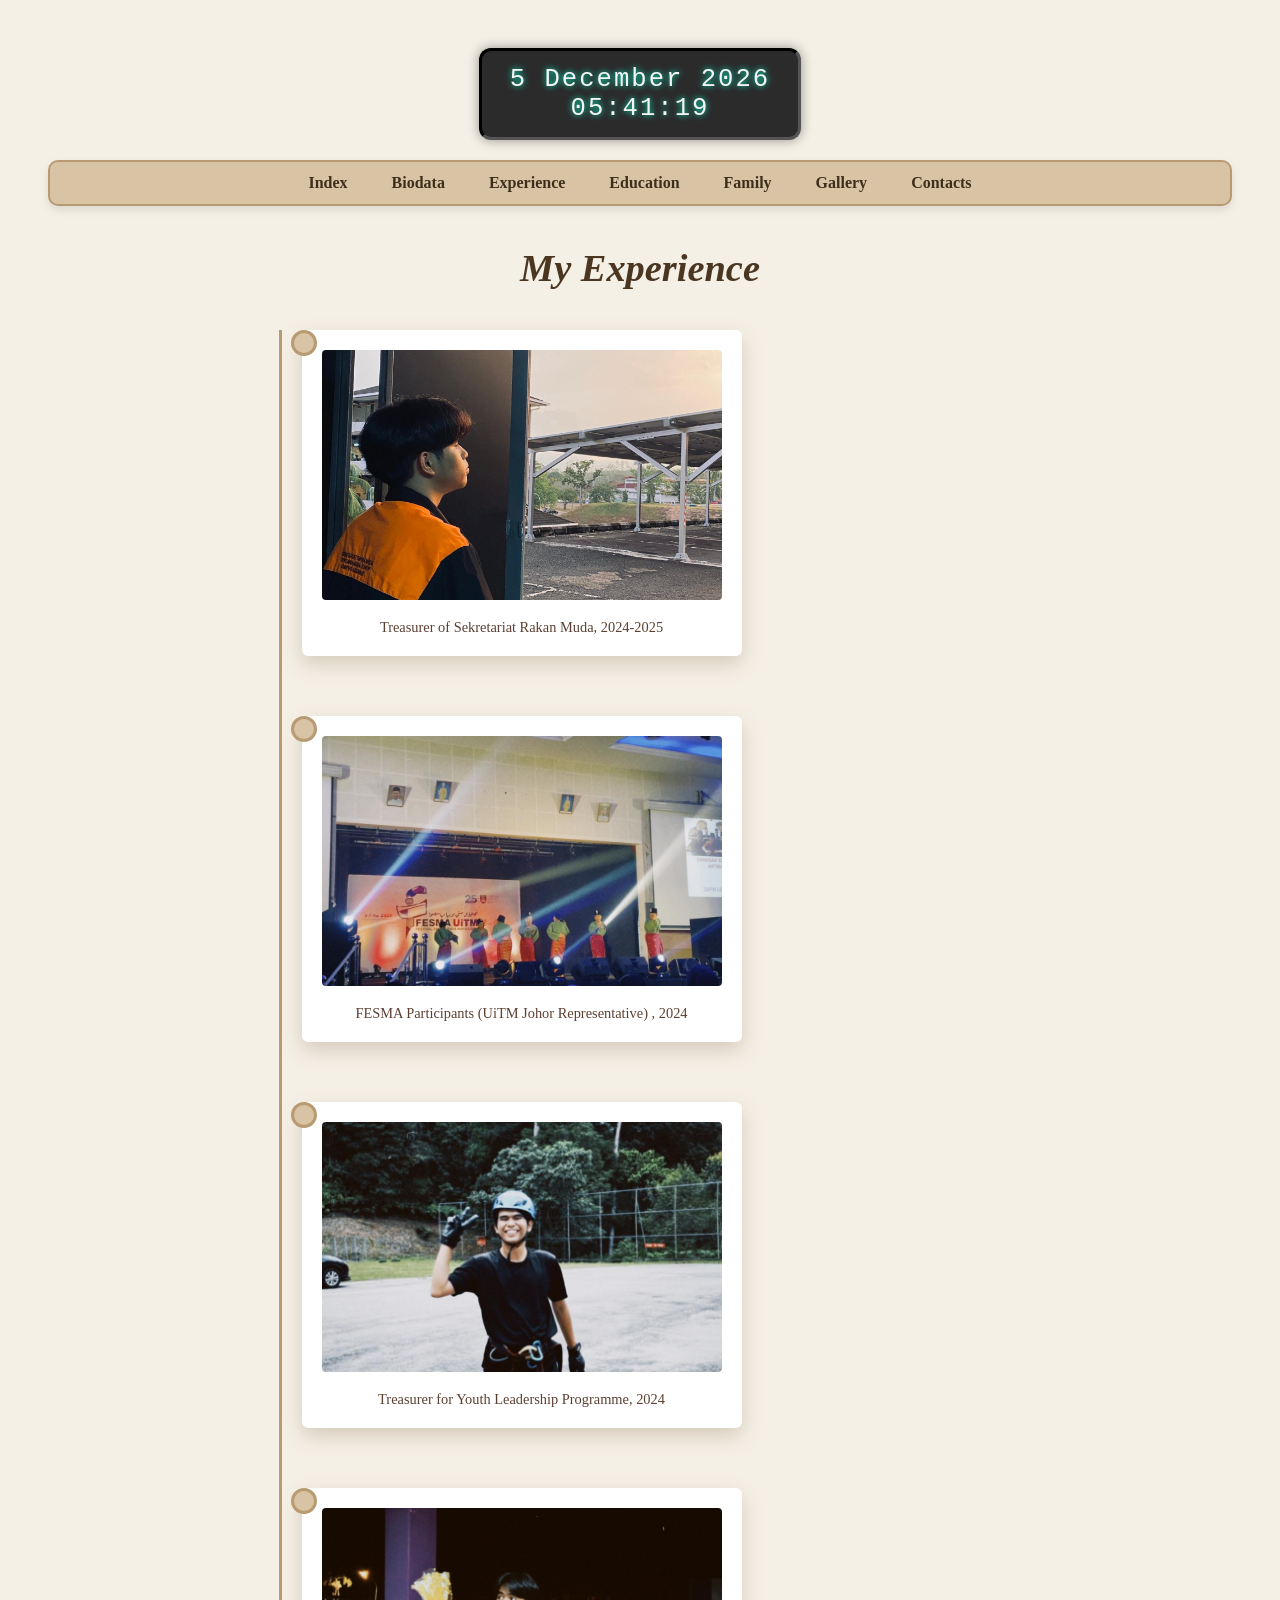
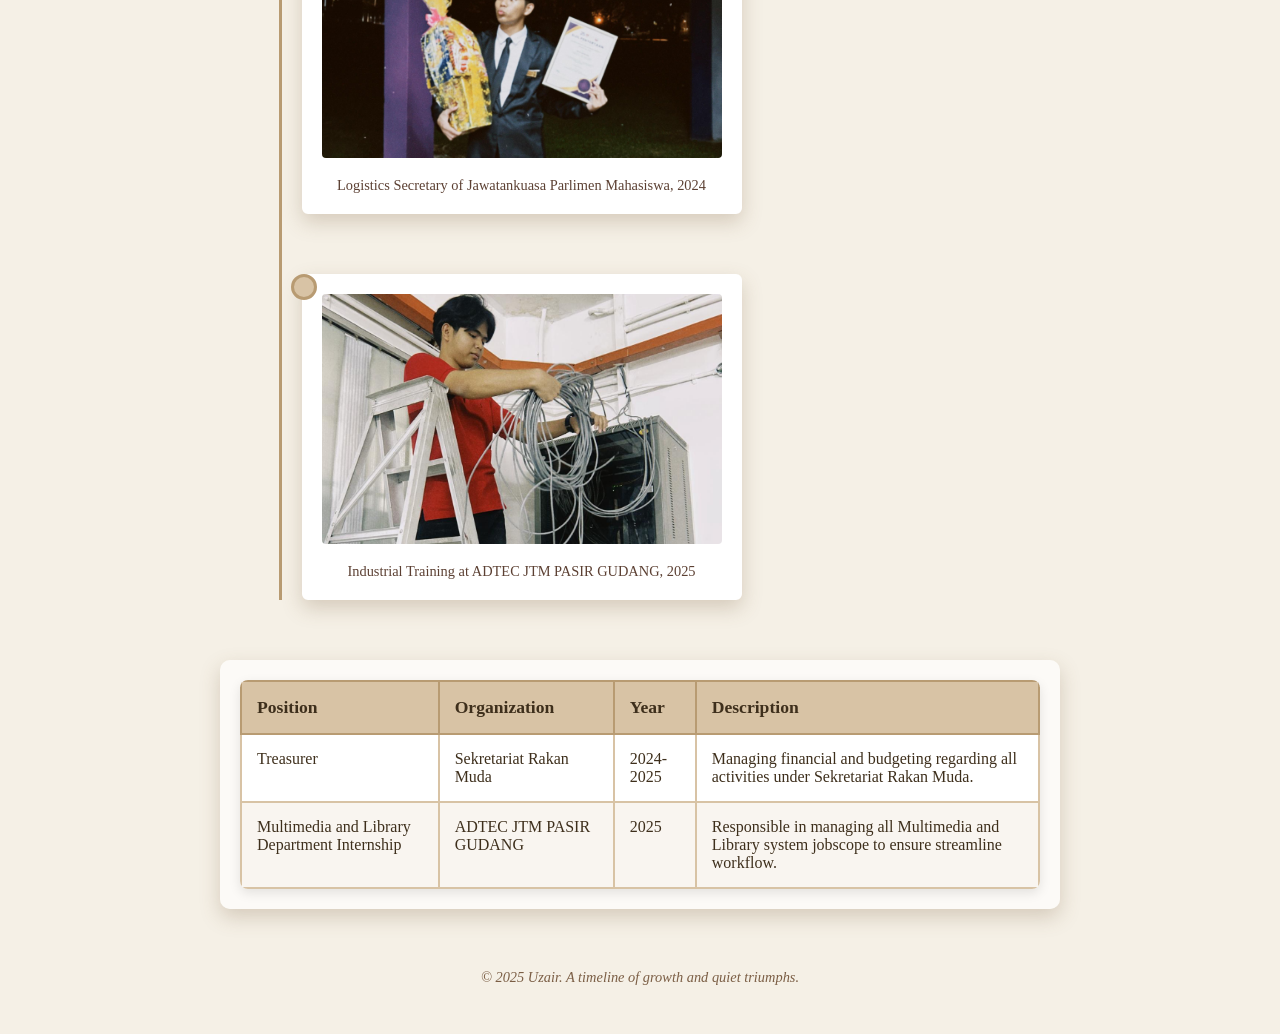
<file: experience.html>
<!DOCTYPE html>
<html lang="en">
<head>
  <meta charset="UTF-8">
  <title>Experience</title>
  <style>
    body {
      font-family: 'Georgia', serif;
      background-image: url('https://www.transparenttextures.com/patterns/old-map.png');
      background-color: #f5f0e6;
      color: #3e2f1c;
      padding: 40px;
    }

    #clock-container {
      text-align: center;
      margin-bottom: 20px;
    }

    #clock {
      font-family: 'Courier New', monospace;
      font-size: 1.6em;
      color: #f4f4f4;
      background-color: #2b2b2b;
      border: 3px inset #555;
      padding: 14px 28px;
      border-radius: 12px;
      display: inline-block;
      box-shadow: 0 0 12px rgba(0,0,0,0.4);
      letter-spacing: 2px;
      text-shadow: 0 0 6px #00ffcc;
    }

    .navbar {
      background-color: #d8c3a5;
      border: 2px solid #b89b72;
      padding: 12px;
      margin-bottom: 40px;
      border-radius: 10px;
      text-align: center;
      box-shadow: 0 4px 8px rgba(0,0,0,0.1);
    }

    .navbar a {
      color: #3e2f1c;
      text-decoration: none;
      margin: 0 20px;
      font-weight: bold;
      font-family: 'Palatino Linotype', serif;
    }

    .navbar a:hover { 
      text-decoration: underline; 
    }

    h1 {
      font-family: 'Palatino Linotype', serif;
      font-style: italic;
      font-size: 2.4em;
      color: #4b3621;
      text-align: center;
      margin-bottom: 40px;
    }

    .timeline {
      position: relative;
      margin: 0 auto;
      max-width: 700px;
      padding-left: 20px;
      border-left: 3px solid #b89b72;
    }

    .timeline-entry {
      position: relative;
      margin-bottom: 60px;
      opacity: 0;
      transform: translateY(40px);
      transition: opacity 1.2s ease-out, transform 1.2s ease-out;
    }

    .timeline-entry.visible {
      opacity: 1;
      transform: translateY(0);
    }

    .timeline-entry::before {
      content: '';
      position: absolute;
      left: -11px;
      top: 0;
      width: 20px;
      height: 20px;
      background-color: #d8c3a5;
      border: 3px solid #b89b72;
      border-radius: 50%;
    }

    .polaroid {
      background-color: #fff;
      border: 10px solid #fff;
      border-radius: 6px;
      box-shadow: 0 8px 20px rgba(120, 90, 60, 0.25);
      padding: 10px;
      text-align: center;
      width: 100%;
      max-width: 400px;
      margin-top: 10px;
    }

    .polaroid img {
      width: 100%;
      height: 250px;
      object-fit: cover;
      border-radius: 4px;
      margin-bottom: 10px;
    }

    .caption {
      font-family: 'Georgia', serif;
      font-size: 0.9em;
      color: #5c4033;
      margin-top: 5px;
      animation: glow 2s ease-in-out infinite alternate;
    }

    @keyframes glow {
      from {
        text-shadow: 0 0 5px rgba(255, 235, 200, 0.4);
      }
      to {
        text-shadow: 0 0 15px rgba(255, 235, 200, 0.8);
      }
    }

    /* Table Styles */
    .table-container {
      max-width: 800px;
      margin: 60px auto;
      padding: 20px;
      background-color: rgba(255, 255, 255, 0.7);
      border-radius: 10px;
      box-shadow: 0 8px 20px rgba(120, 90, 60, 0.25);
    }

    .experience-table {
      width: 100%;
      border-collapse: collapse;
      font-family: 'Georgia', serif;
      background-color: #fff;
      border-radius: 8px;
      overflow: hidden;
      box-shadow: 0 4px 12px rgba(0,0,0,0.1);
    }

    .experience-table th {
      background-color: #d8c3a5;
      color: #3e2f1c;
      padding: 15px;
      text-align: left;
      font-weight: bold;
      border: 2px solid #b89b72;
      font-size: 1.1em;
    }

    .experience-table td {
      padding: 15px;
      border: 2px solid #d8c3a5;
      color: #3e2f1c;
      vertical-align: top;
    }

    .experience-table tr:nth-child(even) {
      background-color: #f9f5f0;
    }

    .experience-table tr:hover {
      background-color: #f5ead8;
      transition: background-color 0.3s ease;
    }

    .footer {
      text-align: center;
      font-size: 0.9em;
      color: #7b5e45;
      margin-top: 50px;
      font-style: italic;
    }
  </style>
</head>

<body>

<div id="clock-container">
  <div id="clock"></div>
</div>

  <div class="navbar">
      <a href="index.html">Index</a>
      <a href="biodata.html">Biodata</a>
      <a href="experience.html">Experience</a>
      <a href="education.html">Education</a>
      <a href="family.html">Family</a>
      <a href="gallery.html">Gallery</a>
      <a href="contacts.html">Contacts</a>
  </div>

  <h1>My Experience</h1>

  <div class="timeline">
    <div class="timeline-entry">
      <div class="polaroid">
        <img src="experience1.jpg" alt="Experience 1">
        <div class="caption">Treasurer of Sekretariat Rakan Muda, 2024-2025</div>
      </div>
    </div>

    <div class="timeline-entry">
      <div class="polaroid">
        <img src="experience4.jpg" alt="Experience 2">
        <div class="caption">FESMA Participants (UiTM Johor Representative) , 2024</div>
      </div>
    </div>

    <div class="timeline-entry">
      <div class="polaroid">
        <img src="experience2.jpg" alt="Experience 3">
        <div class="caption">Treasurer for Youth Leadership Programme, 2024</div>
      </div>
    </div>

    <div class="timeline-entry">
      <div class="polaroid">
        <img src="experience3.jpg" alt="Experience 4">
        <div class="caption">Logistics Secretary of Jawatankuasa Parlimen Mahasiswa, 2024</div>
      </div>
    </div>

    <div class="timeline-entry">
      <div class="polaroid">
        <img src="experience5.jpg" alt="Experience 5">
        <div class="caption">Industrial Training at ADTEC JTM PASIR GUDANG, 2025</div>
      </div>
    </div>
  </div>

  <!-- Experience Summary Table -->
  <div class="table-container">
    <table class="experience-table">
      <thead>
        <tr>
          <th>Position</th>
          <th>Organization</th>
          <th>Year</th>
          <th>Description</th>
        </tr>
      </thead>
      <tbody>
        <tr>
          <td>Treasurer</td>
          <td>Sekretariat Rakan Muda</td>
          <td>2024-2025</td>
          <td>Managing financial and budgeting regarding all activities under Sekretariat Rakan Muda.</td>
        </tr>
        <tr>
          <td>Multimedia and Library Department Internship</td>
          <td>ADTEC JTM PASIR GUDANG</td>
          <td>2025</td>
          <td>Responsible in managing all Multimedia and Library system jobscope to ensure streamline workflow.</td>
        </tr>
      </tbody>
    </table>
  </div>

  <div class="footer">
    &copy; 2025 Uzair. A timeline of growth and quiet triumphs.
  </div>

  <script>
    function revealOnScroll() {
      const entries = document.querySelectorAll('.timeline-entry');
      const windowHeight = window.innerHeight;

      entries.forEach(entry => {
        const position = entry.getBoundingClientRect().top;
        if (position < windowHeight - 100) {
          entry.classList.add('visible');
        }
      });
    }

    window.addEventListener('scroll', revealOnScroll);
    window.addEventListener('load', revealOnScroll);

    function updateClock() {
      const options = {
        timeZone: 'Asia/Kuala_Lumpur',
        hour: '2-digit',
        minute: '2-digit',
        second: '2-digit',
        year: 'numeric',
        month: 'long',
        day: 'numeric'
      };

      const now = new Date();
      const formatter = new Intl.DateTimeFormat('en-GB', options);
      const parts = formatter.formatToParts(now);

      let dateStr = '';
      let timeStr = '';
      parts.forEach(part => {
        if (['year', 'month', 'day'].includes(part.type)) {
          dateStr += part.value + ' ';
        }
        if (['hour', 'minute', 'second'].includes(part.type)) {
          timeStr += part.value + (part.type !== 'second' ? ':' : '');
        }
      });

      document.getElementById('clock').innerHTML = 
        `${dateStr.trim()}<br>${timeStr}`;
    }

    setInterval(updateClock, 1000);
    updateClock();
  </script>

</body>
</html>
</file>
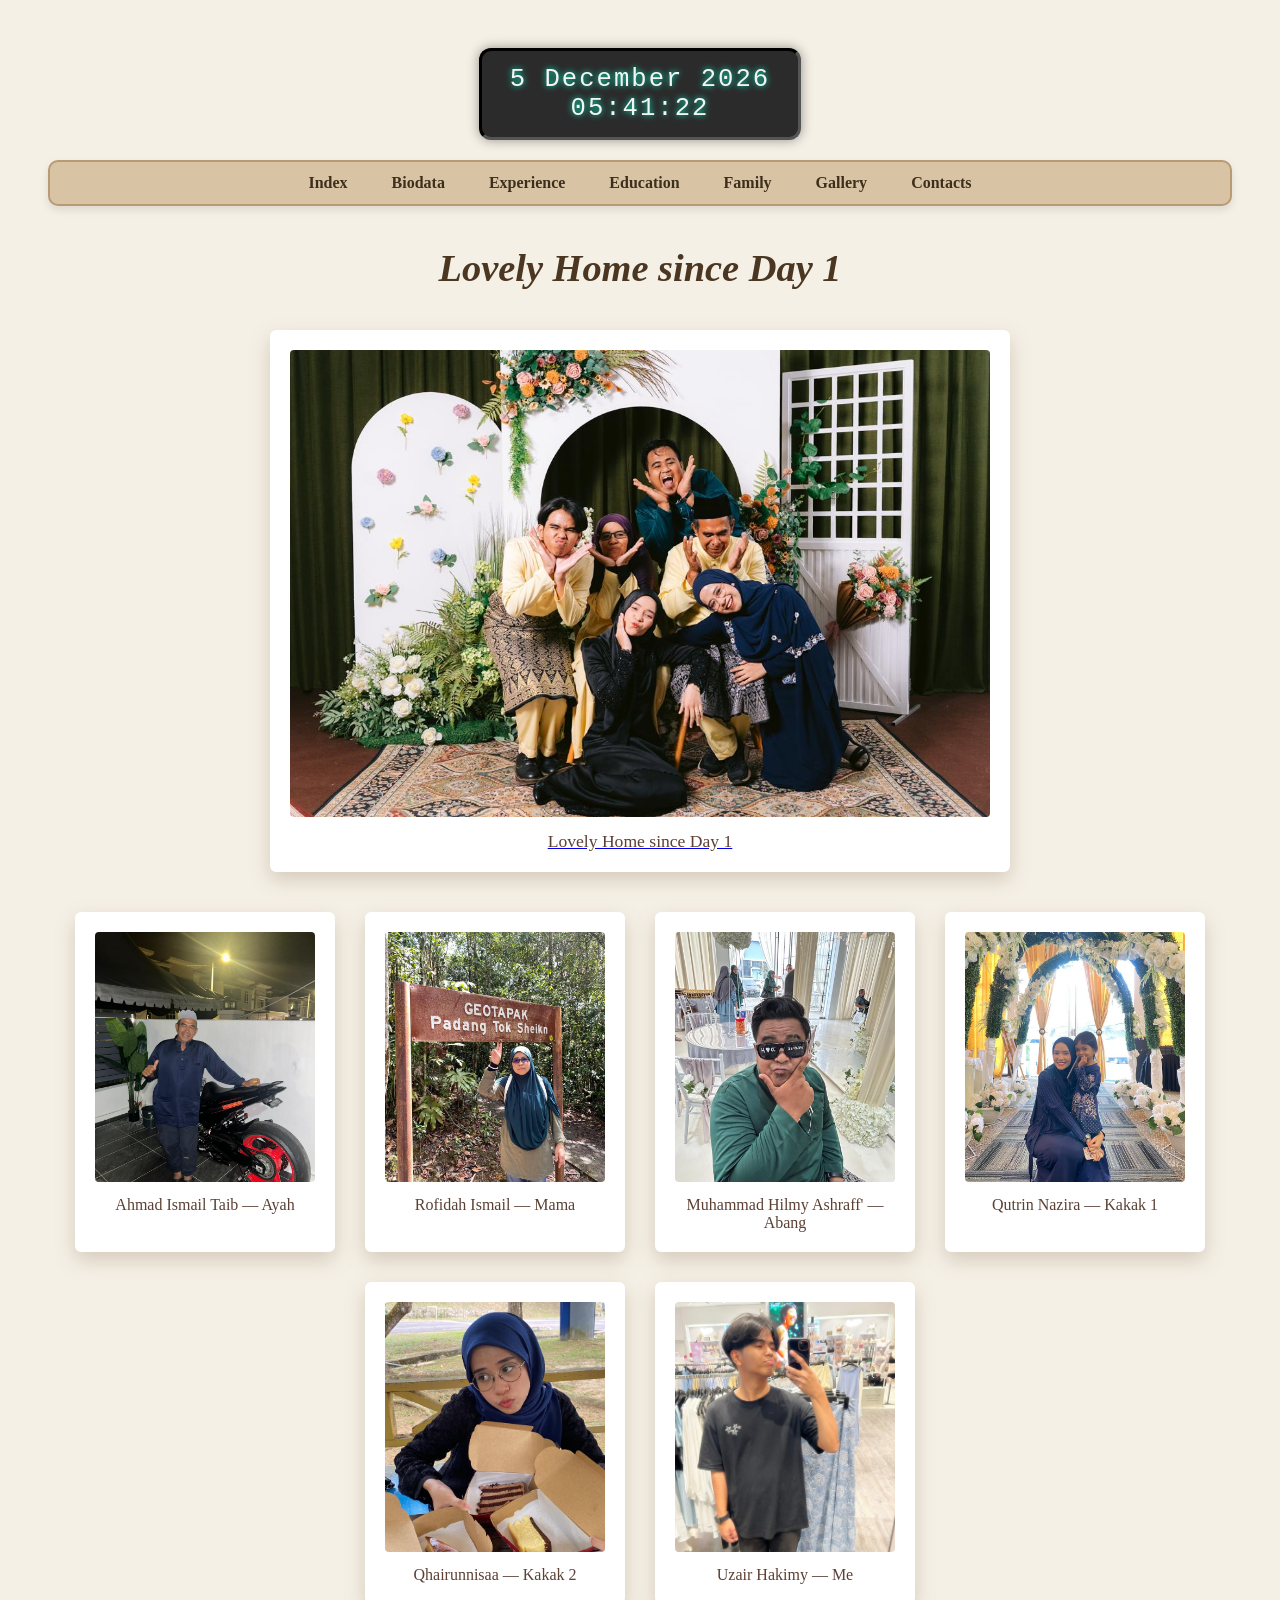
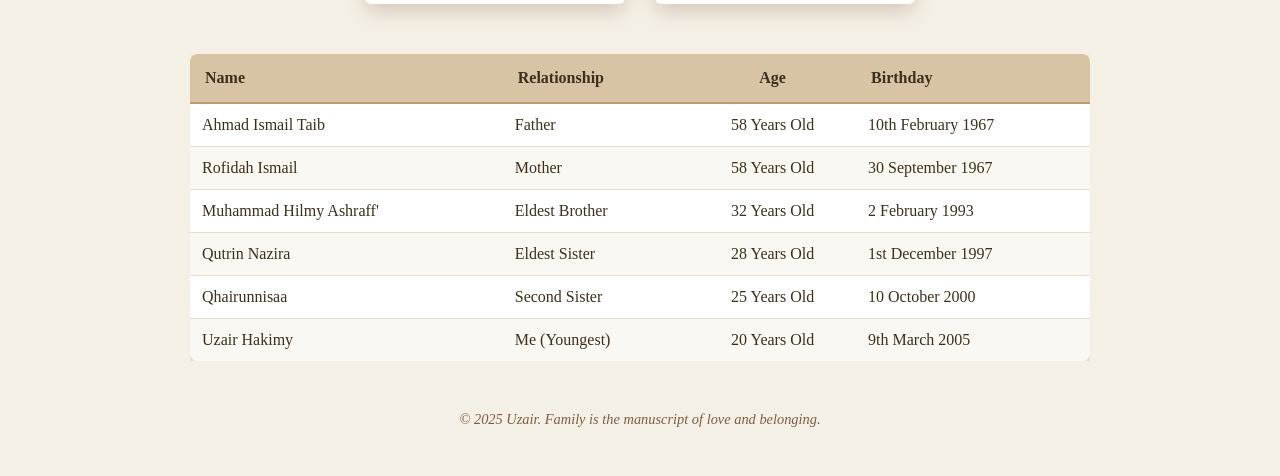
<file: family.html>
<!DOCTYPE html>
<html lang="en">
<head>
  <meta charset="UTF-8">
  <title>Family</title>
  <style>
    body {
      font-family: 'Georgia', serif;
      background-image: url('https://www.transparenttextures.com/patterns/old-map.png');
      background-color: #f5f0e6;
      color: #3e2f1c;
      padding: 40px;
    }

    /* Clock styling */
    #clock-container {
      text-align: center;
      margin-bottom: 20px;
    }

    #clock {
      font-family: 'Courier New', monospace;
      font-size: 1.6em;
      color: #f4f4f4;
      background-color: #2b2b2b;
      border: 3px inset #555;
      padding: 14px 28px;
      border-radius: 12px;
      display: inline-block;
      box-shadow: 0 0 12px rgba(0,0,0,0.4);
      letter-spacing: 2px;
      text-shadow: 0 0 6px #00ffcc;
    }

    /* Navbar styling */
    .navbar {
      background-color: #d8c3a5;
      border: 2px solid #b89b72;
      padding: 12px;
      border-radius: 10px;
      text-align: center;
      box-shadow: 0 4px 8px rgba(0,0,0,0.1);
      margin-bottom: 40px;
    }

    .navbar a {
      color: #3e2f1c;
      text-decoration: none;
      margin: 0 20px;
      font-weight: bold;
      font-family: 'Palatino Linotype', serif;
    }

    .navbar a:hover { text-decoration: underline; }

    h1 {
      font-family: 'Palatino Linotype', serif;
      font-style: italic;
      font-size: 2.4em;
      color: #4b3621;
      text-align: center;
      margin-bottom: 40px;
    }

    .family-photo {
      text-align: center;
      margin-bottom: 40px;
    }

    .family-photo .polaroid {
      background-color: #fff;
      border: 10px solid #fff;
      border-radius: 6px;
      box-shadow: 0 8px 20px rgba(120, 90, 60, 0.25);
      padding: 10px;
      text-align: center;
      width: 100%;
      max-width: 700px;
      margin: 0 auto;
    }

    .family-photo .polaroid img {
      width: 100%;
      height: auto;
      object-fit: cover;
      border-radius: 4px;
      margin-bottom: 10px;
    }

    .family-photo .caption {
      font-family: 'Georgia', serif;
      font-size: 1.1em;
      color: #5c4033;
      animation: glow 2s ease-in-out infinite alternate;
    }

    .polaroid-grid {
      display: flex;
      flex-wrap: wrap;
      justify-content: center;
      gap: 30px;
      margin-bottom: 50px;
    }

    .polaroid {
      background-color: #fff;
      border: 10px solid #fff;
      border-radius: 6px;
      box-shadow: 0 8px 20px rgba(120, 90, 60, 0.25);
      padding: 10px;
      text-align: center;
      width: 220px;
    }

    .polaroid img {
      width: 100%;
      height: 250px;
      object-fit: cover;
      border-radius: 4px;
      margin-bottom: 10px;
    }

    .caption {
      font-family: 'Georgia', serif;
      font-size: 1em;
      color: #5c4033;
      animation: glow 2s ease-in-out infinite alternate;
    }

    @keyframes glow {
      from { text-shadow: 0 0 5px rgba(255, 235, 200, 0.4); }
      to   { text-shadow: 0 0 15px rgba(255, 235, 200, 0.8); }
    }

    /* Table styling */
    .table-container {
      max-width: 900px;
      margin: 50px auto;
      overflow-x: auto;
    }

    .family-table {
      width: 100%;
      border-collapse: collapse;
      background-color: #fff;
      box-shadow: 0 8px 20px rgba(120, 90, 60, 0.25);
      border-radius: 8px;
      overflow: hidden;
    }

    .family-table thead tr {
      background-color: #d8c3a5;
      color: #3e2f1c;
    }

    .family-table th {
      padding: 15px;
      text-align: left;
      font-family: 'Palatino Linotype', serif;
      border-bottom: 2px solid #b89b72;
      font-weight: bold;
    }

    .family-table th.center {
      text-align: center;
    }

    .family-table td {
      padding: 12px;
      color: #3e2f1c;
      border-bottom: 1px solid #e8dcc8;
    }

    .family-table td.center {
      text-align: center;
    }

    .family-table tbody tr:nth-child(even) {
      background-color: #faf8f3;
    }

    .family-table tbody tr:last-child td {
      border-bottom: none;
    }

    .footer {
      text-align: center;
      font-size: 0.9em;
      color: #7b5e45;
      margin-top: 50px;
      font-style: italic;
    }
  </style>
</head>
<body>

  <!-- Clock -->
  <div id="clock-container">
    <div id="clock"></div>
  </div>

  <!-- Navbar -->
  <div class="navbar">
      <a href="index.html">Index</a>
      <a href="biodata.html">Biodata</a>
      <a href="experience.html">Experience</a>
      <a href="education.html">Education</a>
      <a href="family.html">Family</a>
      <a href="gallery.html">Gallery</a>
      <a href="contacts.html">Contacts</a>
  </div>

  <h1>Lovely Home since Day 1</h1>

  <!-- Full Family Photo -->
  <div class="family-photo">
    <a href="familygroup.jpg" target="_blank">
      <div class="polaroid">
        <img src="familygroup.jpg" alt="Keluarga Kami">
        <div class="caption">Lovely Home since Day 1</div>
      </div>
    </a>
  </div>

  <!-- Individual Polaroid Frames -->
  <div class="polaroid-grid">
    <div class="polaroid">
      <img src="ayah.jpg" alt="Ayah">
      <div class="caption">Ahmad Ismail Taib — Ayah</div>
    </div>
    <div class="polaroid">
      <img src="mama.jpg" alt="Mama">
      <div class="caption">Rofidah Ismail — Mama</div>
    </div>
    <div class="polaroid">
      <img src="abang.jpg" alt="Eldest Brother">
      <div class="caption">Muhammad Hilmy Ashraff' — Abang</div>
    </div>
    <div class="polaroid">
      <img src="sister1.jpg" alt="Eldest Sister">
      <div class="caption">Qutrin Nazira — Kakak 1</div>
    </div>
    <div class="polaroid">
      <img src="sister2.jpg" alt="Second Eldest Sister">
      <div class="caption">Qhairunnisaa — Kakak 2</div>
    </div>
    <div class="polaroid">
      <img src="jajai.jpg" alt="Me">
      <div class="caption">Uzair Hakimy — Me</div>
    </div>
  </div>

  <!-- Family Information Table -->
  <div class="table-container">
    <table class="family-table">
      <thead>
        <tr>
          <th>Name</th>
          <th>Relationship</th>
          <th class="center">Age</th>
          <th>Birthday</th>
        </tr>
      </thead>
      <tbody>
        <tr>
          <td>Ahmad Ismail Taib</td>
          <td>Father</td>
          <td class="center">58 Years Old</td>
          <td>10th February 1967</td>
        </tr>
        <tr>
          <td>Rofidah Ismail</td>
          <td>Mother</td>
          <td class="center">58 Years Old</td>
          <td>30 September 1967</td>
        </tr>
        <tr>
          <td>Muhammad Hilmy Ashraff'</td>
          <td>Eldest Brother</td>
          <td class="center">32 Years Old</td>
          <td>2 February 1993</td>
        </tr>
        <tr>
          <td>Qutrin Nazira</td>
          <td>Eldest Sister</td>
          <td class="center">28 Years Old</td>
          <td>1st December 1997</td>
        </tr>
        <tr>
          <td>Qhairunnisaa</td>
          <td>Second Sister</td>
          <td class="center">25 Years Old</td>
          <td>10 October 2000</td>
        </tr>
        <tr>
          <td>Uzair Hakimy</td>
          <td>Me (Youngest)</td>
          <td class="center">20 Years Old</td>
          <td>9th March 2005</td>
        </tr>
      </tbody>
    </table>
  </div>

  <div class="footer">
    &copy; 2025 Uzair. Family is the manuscript of love and belonging.
  </div>

  <!-- Clock Script -->
  <script>
    function updateClock() {
      const options = {
        timeZone: 'Asia/Kuala_Lumpur',
        hour: '2-digit',
        minute: '2-digit',
        second: '2-digit',
        year: 'numeric',
        month: 'long',
        day: 'numeric'
      };

      const now = new Date();
      const formatter = new Intl.DateTimeFormat('en-GB', options);
      const parts = formatter.formatToParts(now);

      let dateStr = '';
      let timeStr = '';
      parts.forEach(part => {
        if (['year', 'month', 'day'].includes(part.type)) {
          dateStr += part.value + ' ';
        }
        if (['hour', 'minute', 'second'].includes(part.type)) {
          timeStr += part.value + (part.type !== 'second' ? ':' : '');
        }
      });

      document.getElementById('clock').innerHTML = 
        `${dateStr.trim()}<br>${timeStr}`;
    }

    setInterval(updateClock, 1000);
    updateClock();
  </script>

</body>
</html>
</file>
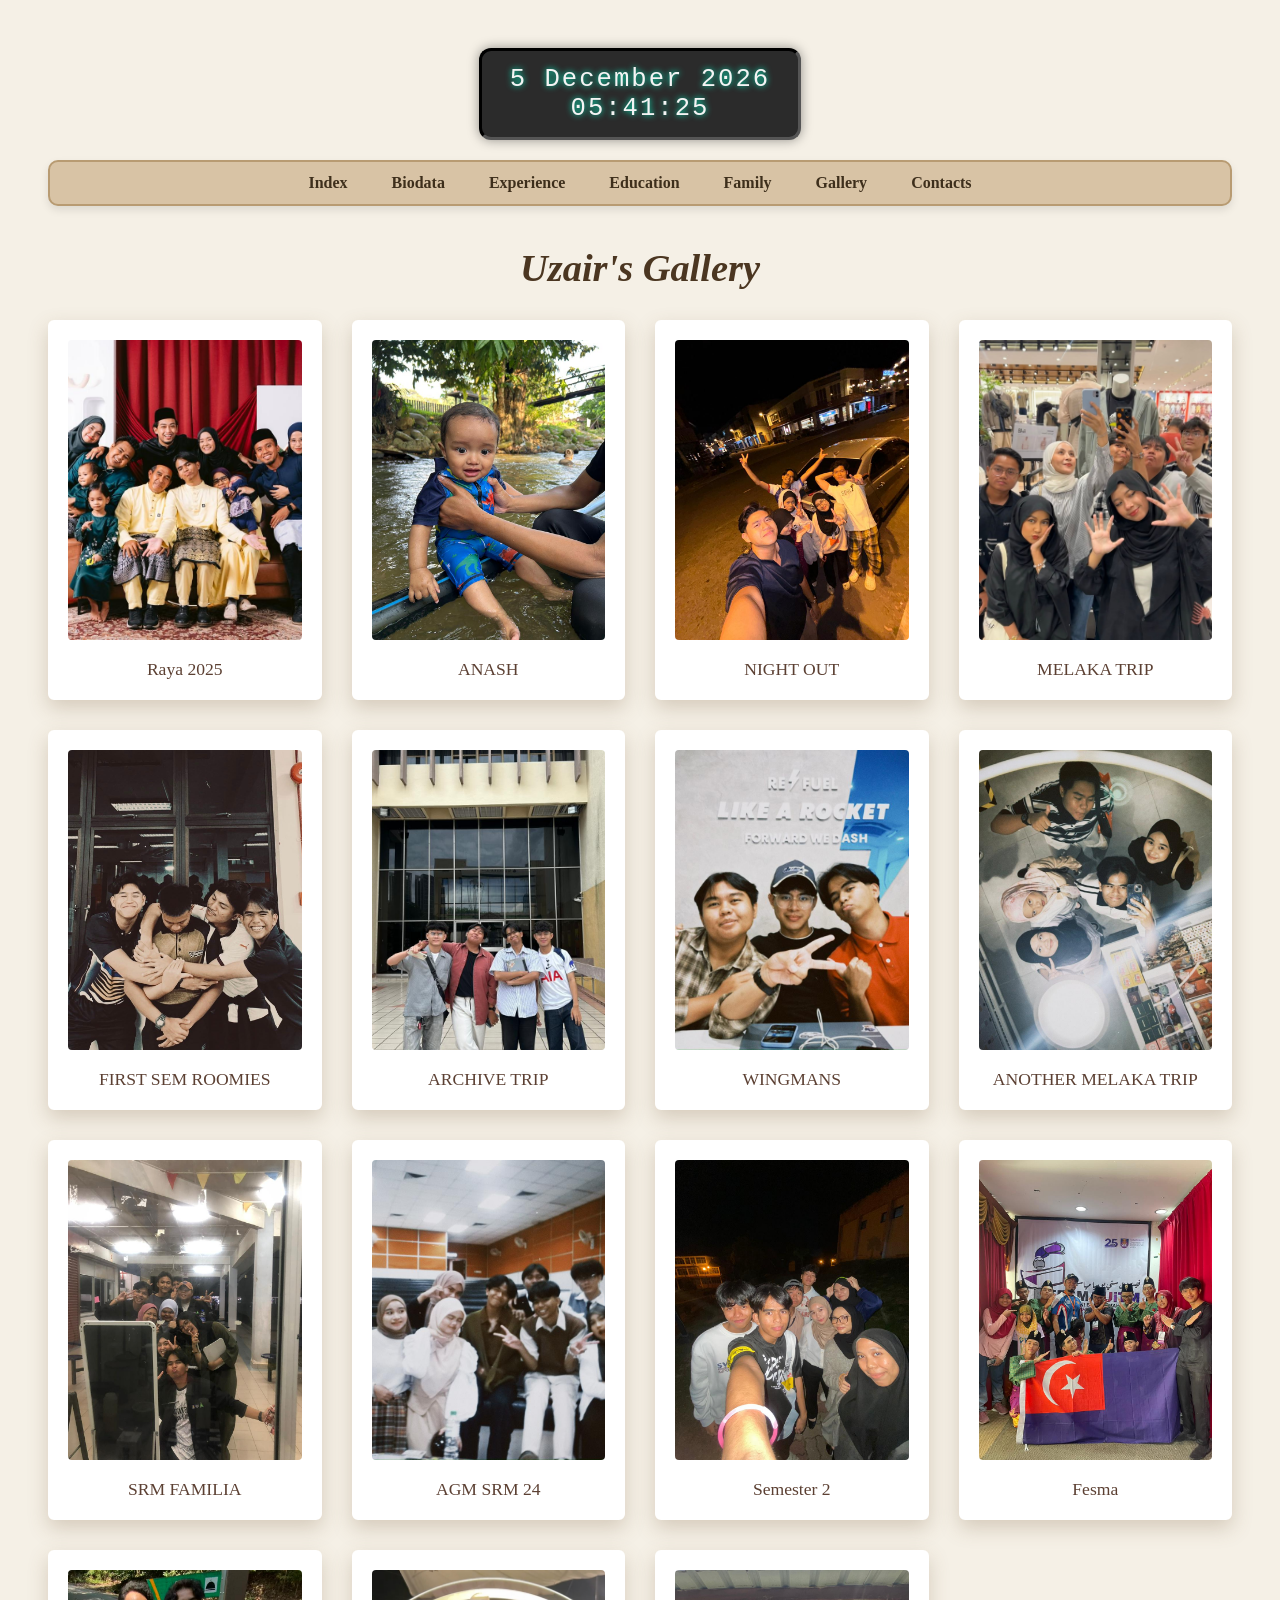
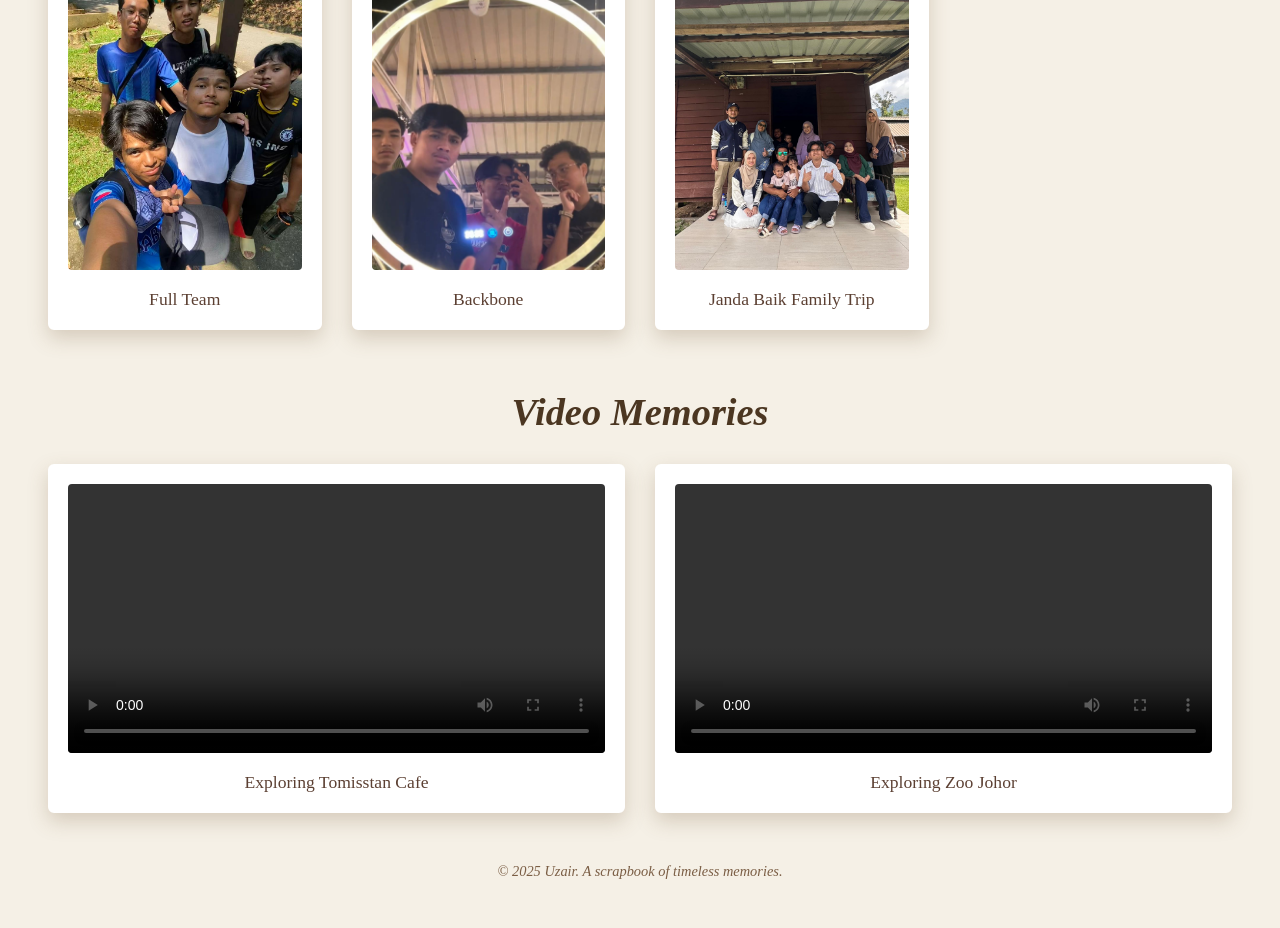
<file: gallery.html>
<!DOCTYPE html>
<html lang="en">
<head>
  <meta charset="UTF-8">
  <link rel="stylesheet" href="style.css">
  <title>Gallery</title>
  <style>
    body {
      font-family: 'Georgia', serif;
      background-image: url('https://www.transparenttextures.com/patterns/old-map.png');
      background-color: #f5f0e6;
      color: #3e2f1c;
      padding: 40px;
    }

    /* Clock styling */
    #clock-container {
      text-align: center;
      margin-bottom: 20px;
    }

    #clock {
      font-family: 'Courier New', monospace;
      font-size: 1.6em;
      color: #f4f4f4;
      background-color: #2b2b2b;
      border: 3px inset #555;
      padding: 14px 28px;
      border-radius: 12px;
      display: inline-block;
      box-shadow: 0 0 12px rgba(0,0,0,0.4);
      letter-spacing: 2px;
      text-shadow: 0 0 6px #00ffcc;
    }

    /* Navbar */
    .navbar {
      background-color: #d8c3a5;
      border: 2px solid #b89b72;
      padding: 12px;
      margin-bottom: 40px;
      border-radius: 10px;
      text-align: center;
      box-shadow: 0 4px 8px rgba(0,0,0,0.1);
    }

    .navbar a {
      color: #3e2f1c;
      text-decoration: none;
      margin: 0 20px;
      font-weight: bold;
      font-family: 'Palatino Linotype', serif;
    }

    .navbar a:hover { text-decoration: underline; }

    h1 {
      font-family: 'Palatino Linotype', serif;
      font-style: italic;
      font-size: 2.4em;
      color: #4b3621;
      text-align: center;
      margin-bottom: 30px;
    }

    /* Gallery grid */
    .gallery-container {
      display: grid;
      grid-template-columns: repeat(auto-fit, minmax(240px, 1fr));
      gap: 30px;
    }

    /* Polaroid styling */
    .polaroid {
      background-color: #fff;
      border: 10px solid #fff;
      border-radius: 6px;
      box-shadow: 0 8px 20px rgba(120, 90, 60, 0.25);
      padding: 10px;
      text-align: center;
      transition: transform 0.3s ease, box-shadow 0.3s ease;
      cursor: pointer;
    }

    .polaroid:hover {
      transform: translateY(-5px) rotate(-1deg);
      box-shadow: 0 12px 25px rgba(120, 90, 60, 0.35);
    }

    .polaroid img {
      width: 100%;
      height: 300px;
      object-fit: cover;
      border-radius: 4px;
      margin-bottom: 10px;
    }

    @media (max-width: 600px) {
      .polaroid img {
        height: 200px;
      }
    }

    .caption {
      font-family: 'Brush Script MT', cursive;
      font-size: 1.1em;
      color: #5c4033;
      margin-top: 5px;
    }

    /* Lightbox styles */
    .lightbox {
      display: none;
      position: fixed;
      z-index: 999;
      padding-top: 60px;
      left: 0;
      top: 0;
      width: 100%;
      height: 100%;
      overflow: auto;
      background-color: rgba(0,0,0,0.9);
      text-align: center;
    }

    .lightbox-content {
      margin: auto;
      display: block;
      max-width: 90%;
      max-height: 70%;
      border: 4px solid #fff;
      box-shadow: 0 0 20px rgba(255,255,255,0.5);
    }

    .lightbox-caption {
      font-family: 'Brush Script MT', cursive;
      font-size: 1.3em;
      color: #fff;
      margin-top: 15px;
      text-align: center;
    }

    /* Video section */
    .video-container {
      display: grid;
      grid-template-columns: repeat(auto-fit, minmax(300px, 1fr));
      gap: 30px;
      margin-top: 30px;
    }

    .video-frame {
      background-color: #fff;
      border: 10px solid #fff;
      border-radius: 6px;
      box-shadow: 0 8px 20px rgba(120, 90, 60, 0.25);
      padding: 10px;
      text-align: center;
      transition: transform 0.3s ease, box-shadow 0.3s ease;
    }

    .video-frame:hover {
      transform: translateY(-5px) rotate(-1deg);
      box-shadow: 0 12px 25px rgba(120, 90, 60, 0.35);
    }

    .video-frame video {
      width: 100%;
      border-radius: 4px;
      margin-bottom: 10px;
    }

    .footer {
      text-align: center;
      font-size: 0.9em;
      color: #7b5e45;
      margin-top: 50px;
      font-style: italic;
    }
  </style>
</head>
<body>

<!-- Clock -->
<div id="clock-container">
  <div id="clock"></div>
</div>

<!-- Navbar -->
<div class="navbar">
  <a href="index.html">Index</a>
  <a href="biodata.html">Biodata</a>
  <a href="experience.html">Experience</a>
  <a href="education.html">Education</a>
  <a href="family.html">Family</a>
  <a href="gallery.html">Gallery</a>
  <a href="contacts.html">Contacts</a>
</div>

<h1>Uzair's Gallery</h1>

<!-- Gallery Grid -->
<div class="gallery-container">
  <div class="polaroid" onclick="openLightbox(0)"><img src="picture1.jpg"><div class="caption">Raya 2025</div></div>
  <div class="polaroid" onclick="openLightbox(1)"><img src="picture2.jpg"><div class="caption">ANASH</div></div>
  <div class="polaroid" onclick="openLightbox(2)"><img src="picture3.jpg"><div class="caption">NIGHT OUT</div></div>
  <div class="polaroid" onclick="openLightbox(3)"><img src="picture4.jpg"><div class="caption">MELAKA TRIP</div></div>
  <div class="polaroid" onclick="openLightbox(4)"><img src="picture5.jpg"><div class="caption">FIRST SEM ROOMIES</div></div>
  <div class="polaroid" onclick="openLightbox(5)"><img src="picture6.jpg"><div class="caption">ARCHIVE TRIP</div></div>
  <div class="polaroid" onclick="openLightbox(6)"><img src="picture7.jpg"><div class="caption">WINGMANS</div></div>
  <div class="polaroid" onclick="openLightbox(7)"><img src="picture8.jpg"><div class="caption">ANOTHER MELAKA TRIP</div></div>
  <div class="polaroid" onclick="openLightbox(8)"><img src="picture9.jpg"><div class="caption">SRM FAMILIA</div></div>
  <div class="polaroid" onclick="openLightbox(9)"><img src="picture10.jpg"><div class="caption">AGM SRM 24</div></div>
  <div class="polaroid" onclick="openLightbox(10)"><img src="picture11.jpg"><div class="caption">Semester 2</div></div>
  <div class="polaroid" onclick="openLightbox(11)"><img src="picture12.jpg"><div class="caption">Fesma</div></div>
  <div class="polaroid" onclick="openLightbox(12)"><img src="picture13.jpg"><div class="caption">Full Team</div></div>
  <div class="polaroid" onclick="openLightbox(13)"><img src="picture16.jpg"><div class="caption">Backbone</div></div>
  <div class="polaroid" onclick="openLightbox(14)"><img src="family.jpg"><div class="caption">Janda Baik Family Trip</div></div>
</div>

<!-- Lightbox -->
<div id="lightbox" class="lightbox">
  <img class="lightbox-content" id="lightbox-img">
  <div class="lightbox-caption" id="lightbox-caption"></div>
</div>

<!-- Video Section -->
<h1 style="margin-top: 60px;">Video Memories</h1>
<div class="video-container">
  <div class="video-frame">
    <video controls>
      <source src="cafe.mp4.mp4" type="video/mp4">
      Your browser does not support the video tag.
    </video>
    <div class="caption">Exploring Tomisstan Cafe</div>
  </div>
  <div class="video-frame">
    <video controls>
      <source src="zoo.mp4.mp4" type="video/mp4">
      Your browser does not support the video tag.
    </video>
    <div class="caption">Exploring Zoo Johor</div>
  </div>
</div>

<div class="footer">&copy; 2025 Uzair. A scrapbook of timeless memories.</div>

<!-- Lightbox Script -->
<script>
  const images = [
    { src: "picture1.jpg", caption: "Memory 1..." },
    { src: "picture2.jpg", caption: "Memory 2..." },
    { src: "picture3.jpg", caption: "Memory 3..." },
    { src: "picture4.jpg", caption: "Memory 4..." },
    { src: "picture5.jpg", caption: "Memory 5..." },
    { src: "picture6.jpg", caption: "Memory 6..." },
    { src: "picture7.jpg", caption: "Memory 7..." },
    { src: "picture8.jpg", caption: "Memory 8..." },
    { src: "picture9.jpg", caption: "Memory 9..." },
    { src: "picture10.jpg", caption: "Memory 10..." },
    { src: "picture11.jpg", caption: "Memory 11..." },
    { src: "picture12.jpg", caption: "Memory 12..." },
    { src: "picture13.jpg", caption: "Memory 13..." },
    { src: "picture16.jpg", caption: "Memory 14..." },
    { src: "family.jpg", caption: "Memory 15..." }
  ];

  let currentIndex = 0;
  const lightbox = document.getElementById("lightbox");
  const lightboxImg = document.getElementById("lightbox-img");
  const lightboxCap = document.getElementById("lightbox-caption");

  function renderSlide(index) {
    lightboxImg.src = images[index].src;
    lightboxCap.textContent = images[index].caption;
  }

  function openLightbox(index) {
    currentIndex = index;
    renderSlide(currentIndex);
    lightbox.style.display = "block";
    document.body.style.overflow = "hidden";
  }

  function closeLightbox() {
    lightbox.style.display = "none";
    document.body.style.overflow = "";
  }

  function changeSlide(step) {
    currentIndex = (currentIndex + step + images.length) % images.length;
    renderSlide(currentIndex);
  }

  lightbox.addEventListener("click", (e) => {
    if (e.target === lightbox) closeLightbox();
  });

  document.addEventListener("keydown", (e) => {
    if (lightbox.style.display === "block") {
      if (e.key === "Escape") closeLightbox();
      if (e.key === "ArrowLeft") changeSlide(-1);
      if (e.key === "ArrowRight") changeSlide(1);
    }
  });

  images.forEach(item => {
    const img = new Image();
    img.src = item.src;
  });
</script>

<!-- Clock Script -->
<script>
function updateClock() {
  const options = {
    timeZone: 'Asia/Kuala_Lumpur',
    hour: '2-digit',
    minute: '2-digit',
    second: '2-digit',
    year: 'numeric',
    month: 'long',
    day: 'numeric'
  };

  const now = new Date();
  const formatter = new Intl.DateTimeFormat('en-GB', options);
  const parts = formatter.formatToParts(now);

  let dateStr = '';
  let timeStr = '';
  parts.forEach(part => {
    if (['year', 'month', 'day'].includes(part.type)) {
      dateStr += part.value + ' ';
    }
    if (['hour', 'minute', 'second'].includes(part.type)) {
      timeStr += part.value + (part.type !== 'second' ? ':' : '');
    }
  });

  document.getElementById('clock').innerHTML =
    `${dateStr.trim()}<br>${timeStr}`;
}

setInterval(updateClock, 1000);
updateClock();
</script>

</body>
</html>
</file>
<file: style.css>
/* General page setup */
body {
    body {
      font-family: 'Georgia', serif;
      background-image: url('https://www.transparenttextures.com/patterns/old-map.png');
      background-color: #f5f0e6;
      color: #3e2f1c;
      padding: 40px;
    }

    #clock-container {
      text-align: center;
      margin-bottom: 20px;
    }

    #clock {
      font-family: 'Courier New', monospace;
      font-size: 1.6em;
      color: #f4f4f4;
      background-color: #2b2b2b;
      border: 3px inset #555;
      padding: 14px 28px;
      border-radius: 12px;
      display: inline-block;
      box-shadow: 0 0 12px rgba(0,0,0,0.4);
      letter-spacing: 2px;
      text-shadow: 0 0 6px #00ffcc;
    }

    .navbar {
      background-color: #d8c3a5;
      border: 2px solid #b89b72;
      padding: 12px;
      margin-bottom: 40px;
      border-radius: 10px;
      text-align: center;
      box-shadow: 0 4px 8px rgba(0,0,0,0.1);
    }

    .navbar a {
      color: #3e2f1c;
      text-decoration: none;
      margin: 0 20px;
      font-weight: bold;
      font-family: 'Palatino Linotype', serif;
    }

    .navbar a:hover { 
      text-decoration: underline; 
}
}
</file>
